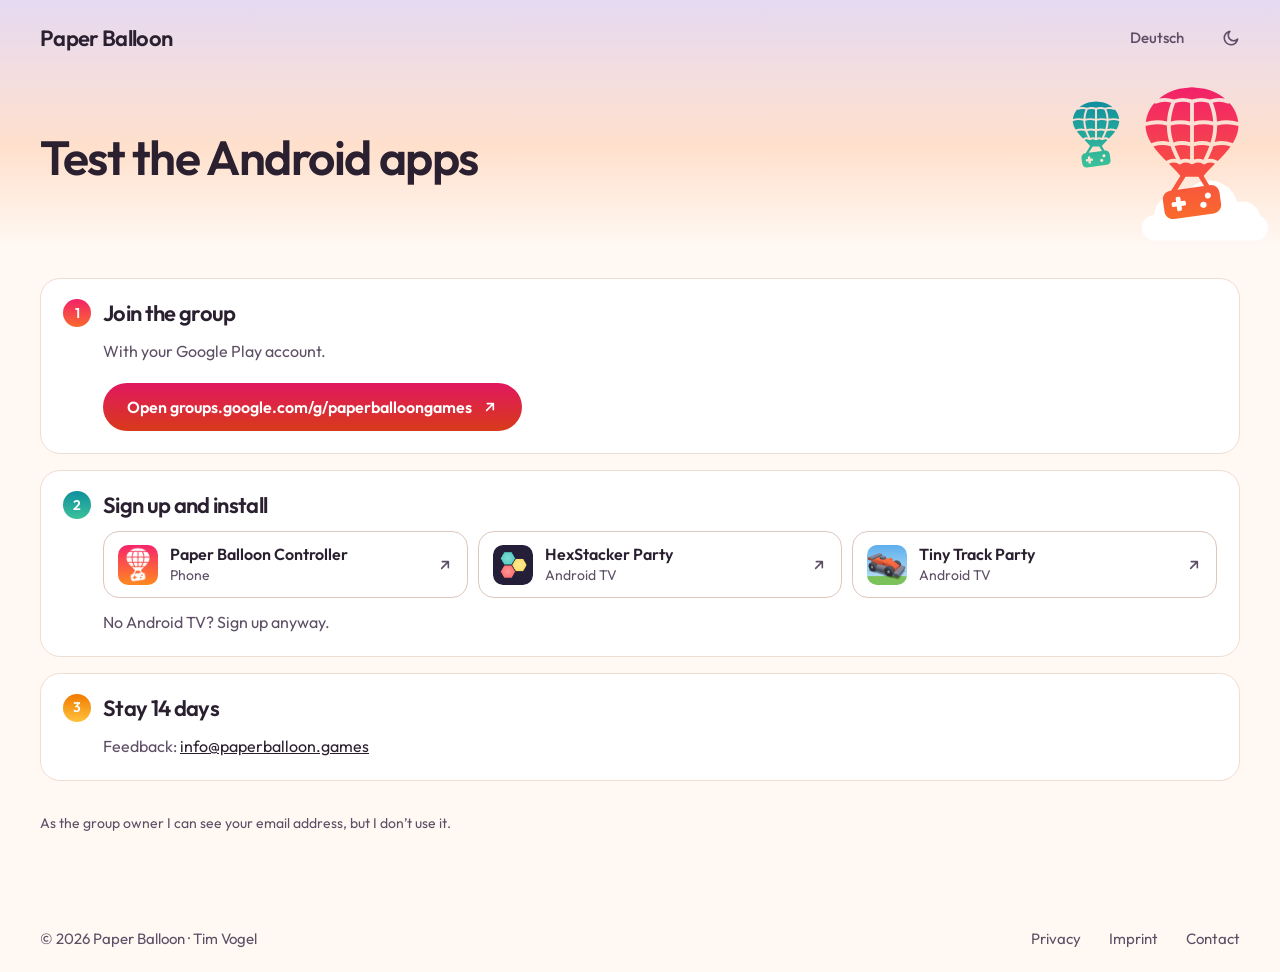
<file: beta.html>
<!DOCTYPE html>
<html lang="en">
<head>
  <meta charset="UTF-8">
  <meta name="viewport" content="width=device-width, initial-scale=1.0, viewport-fit=cover">
  <meta name="theme-color" content="#E6DAF2" media="(prefers-color-scheme: light)">
  <meta name="theme-color" content="#0C0A12" media="(prefers-color-scheme: dark)">
  <title>Test the Android apps · Paper Balloon</title>
  <meta name="description" content="Become a tester for the Paper Balloon Android apps and help them launch on Google Play.">
  <!-- Temporary page for the Play closed test, shared by link only. -->
  <meta name="robots" content="noindex">
  <link rel="icon" href="/favicon.svg?v=6" type="image/svg+xml">
  <link rel="icon" href="/favicon.ico?v=6" sizes="16x16 32x32 48x48">
  <link rel="apple-touch-icon" href="/apple-touch-icon.png?v=6">
  <meta property="og:type" content="website">
  <meta property="og:title" content="Help Paper Balloon launch on Google Play">
  <meta property="og:description" content="Party games for your TV, with your phone as the controller. Sign up as an Android tester in two minutes.">
  <meta property="og:url" content="https://paperballoon.games/beta">
  <meta property="og:image" content="https://paperballoon.games/assets/artwork/hexstacker-16x9-v2.webp">
  <link rel="preload" href="/assets/fonts/outfit-latin-var.woff2" as="font" type="font/woff2" crossorigin>
  <link rel="stylesheet" href="/assets/theme.css?v=36">
  <link rel="stylesheet" href="/assets/site.css?v=22">
  <link rel="stylesheet" href="/assets/beta.css?v=48">
  <script src="/assets/theme.js?v=15"></script>
</head>
<body>

  <section class="betahero sky">
    <svg class="sky-defs" aria-hidden="true">
      <linearGradient id="g-sun" x1="0" y1="0" x2="0" y2="1"><stop class="g-sun-top" offset="0"/><stop class="g-sun-bottom" offset="1"/></linearGradient>
      <linearGradient id="g-sea" x1="0" y1="0" x2="0" y2="1"><stop class="g-sea-top" offset="0"/><stop class="g-sea-bottom" offset="1"/></linearGradient>
      <linearGradient id="g-gold" x1="0" y1="0" x2="0" y2="1"><stop class="g-gold-top" offset="0"/><stop class="g-gold-bottom" offset="1"/></linearGradient>
      <linearGradient id="g-dusk" x1="0" y1="0" x2="0" y2="1"><stop class="g-dusk-top" offset="0"/><stop class="g-dusk-bottom" offset="1"/></linearGradient>
      <symbol id="balloon" viewBox="20 6 60 86"><path d="M64.4 55.89 63.76 56.53 62.83 57.47 61.91 58.4 61 59.33 60.11 60.27 59.24 61.2 58.41 62.13 57.63 63.07 57.3 63.56 60.78 69.21Q60.79 69.24 60.81 69.27L61.13 69.22C64.06 68.81 66.77 70.85 67.18 73.78L68.17 80.85C68.58 83.78 66.54 86.49 63.61 86.9L38.87 90.38C35.94 90.79 33.23 88.75 32.82 85.82L31.83 78.75C31.42 75.82 33.46 73.11 36.38 72.7L37.02 72.61Q37.1 72.41 37.23 72.2L42.69 63.55L42.37 63.07L41.59 62.13L40.76 61.2L39.89 60.27L39 59.33L38.09 58.4L37.17 57.47L36.24 56.53L35.6 55.89Q38.56 54.33 41.53 55.91Q42 56.45 42.76 56.13Q42.84 56.1 42.92 56.06Q43 56.02 43.08 55.97Q46.07 54.31 49.05 55.85Q49.3 56.14 49.78 56.19Q50 56.24 50.22 56.19Q50.7 56.14 50.95 55.85Q53.93 54.31 56.92 55.97Q57 56.02 57.08 56.06Q57.16 56.1 57.24 56.13Q58 56.45 58.47 55.91Q61.44 54.33 64.4 55.89ZM50 8 58.01 8.93 61.21 9.87 63.59 10.8 65.53 11.73 67.18 12.67 68.62 13.6 69.89 14.53 70.59 15.11Q65.96 14.04 61.32 15.72Q55.66 13.68 50 15.72Q44.34 13.68 38.68 15.72Q34.04 14.04 29.41 15.11L30.11 14.53L31.38 13.6L32.82 12.67L34.47 11.73L36.41 10.8L38.79 9.87L41.99 8.93ZM73.48 17.92 73.78 18.27 74.53 19.2 75.21 20.13 75.82 21.07 76.36 22 76.85 22.93 77.28 23.87 77.66 24.8 77.99 25.73 78.28 26.67 78.51 27.6 78.7 28.53 78.84 29.47 78.86 29.72Q72.24 27.83 65.62 29.45L65.53 28.31Q65.53 28.29 65.53 28.27L65.39 27Q65.39 26.98 65.39 26.96L65.21 25.7Q65.2 25.68 65.2 25.66L64.98 24.39Q64.97 24.37 64.97 24.35L64.7 23.08Q64.69 23.06 64.68 23.04L64.36 21.77Q64.36 21.75 64.35 21.73L63.97 20.46Q63.97 20.43 63.96 20.41L63.53 19.14Q63.52 19.12 63.51 19.09L63.01 17.83Q63 17.8 62.98 17.77L62.95 17.71Q67.58 16.32 72.2 18.12Q73.02 18.44 73.48 17.92ZM21.14 29.72 21.16 29.47 21.3 28.53 21.49 27.6 21.73 26.67 22.01 25.73 22.34 24.8 22.72 23.87 23.15 22.93 23.64 22 24.18 21.07 24.79 20.13 25.47 19.2 26.22 18.27 26.52 17.92Q26.98 18.44 27.8 18.12Q32.42 16.32 37.05 17.71L37.02 17.77Q37 17.8 36.99 17.83L36.49 19.09Q36.48 19.12 36.47 19.14L36.04 20.41Q36.03 20.43 36.03 20.46L35.65 21.73Q35.64 21.75 35.64 21.77L35.32 23.04Q35.31 23.06 35.3 23.08L35.03 24.35Q35.03 24.37 35.02 24.39L34.8 25.66Q34.8 25.68 34.79 25.7L34.61 26.96Q34.61 26.98 34.61 27L34.47 28.27Q34.47 28.29 34.47 28.31L34.38 29.45Q27.76 27.83 21.14 29.72ZM24.81 42.87Q24.67 42.92 24.55 42.98L24.27 42.53L23.73 41.6L23.24 40.67L22.79 39.73L22.39 38.8L22.04 37.87L21.74 36.93L21.49 36L21.29 35.07L21.14 34.13L21.04 33.2L21 32.27L21 32.22Q21.18 32.21 21.37 32.15Q27.84 30.18 34.3 31.9L34.3 32.19Q34.3 32.21 34.3 32.23L34.33 33.5Q34.33 33.52 34.34 33.54L34.42 34.81Q34.42 34.83 34.42 34.85L34.55 36.12Q34.55 36.14 34.55 36.17L34.73 37.43Q34.73 37.45 34.74 37.48L34.96 38.74Q34.96 38.76 34.97 38.78L35.24 40.05Q35.24 40.07 35.25 40.09L35.56 41.35Q35.56 41.37 35.57 41.39L35.8 42.22Q30.3 40.92 24.81 42.87ZM79 32.22 79 32.27 78.96 33.2 78.86 34.13 78.71 35.07 78.51 36 78.26 36.93 77.96 37.87 77.61 38.8 77.21 39.73 76.76 40.67 76.27 41.6 75.73 42.53 75.45 42.98Q75.33 42.92 75.19 42.87Q69.7 40.92 64.2 42.22L64.43 41.39Q64.44 41.37 64.44 41.35L64.75 40.09Q64.76 40.07 64.76 40.05L65.03 38.78Q65.04 38.76 65.04 38.74L65.26 37.48Q65.27 37.45 65.27 37.43L65.45 36.17Q65.45 36.14 65.45 36.12L65.58 34.85Q65.58 34.83 65.58 34.81L65.66 33.54Q65.67 33.52 65.67 33.5L65.7 32.23Q65.7 32.21 65.7 32.19L65.7 31.9Q72.16 30.18 78.63 32.15Q78.82 32.21 79 32.22ZM39.57 17.95Q44.18 16.31 48.8 17.84V29.43Q42.8 27.98 36.79 29.41L36.86 28.51L36.99 27.28L37.17 26.06L37.38 24.83L37.65 23.61L37.96 22.39L38.32 21.17L38.74 19.95L39.21 18.73ZM51.2 17.84Q55.82 16.31 60.43 17.95L60.79 18.73L61.26 19.95L61.68 21.17L62.04 22.39L62.35 23.61L62.62 24.83L62.83 26.06L63.01 27.28L63.14 28.51L63.21 29.41Q57.2 27.98 51.2 29.43ZM63.3 31.91 63.3 32.19 63.27 33.41 63.19 34.63 63.07 35.86 62.9 37.08 62.68 38.3 62.42 39.53 62.12 40.76 61.77 41.99 61.62 42.49Q56.41 40.97 51.2 42.37V31.91Q57.25 30.3 63.3 31.91ZM38.38 42.49 38.23 41.99 37.88 40.76 37.58 39.53 37.32 38.3 37.1 37.08 36.93 35.86 36.81 34.63 36.73 33.41 36.7 32.19 36.7 31.91Q42.75 30.3 48.8 31.91V42.37Q43.59 40.97 38.38 42.49ZM57.57 69.72 54.22 64.29Q54.13 64.14 54.07 64H45.93Q45.87 64.15 45.77 64.3L40.86 72.07L57.57 69.72ZM74.08 45.02 73.86 45.33 73.16 46.27 72.42 47.2 71.66 48.13 70.86 49.07 70.04 50 69.19 50.93 68.32 51.87 67.43 52.8 66.53 53.73 66.13 54.13Q66.02 54.04 65.88 53.96Q62.96 52.28 60.03 52.82L60.56 51.7L61.15 50.41L61.71 49.13L62.25 47.84L62.76 46.55L63.22 45.28Q63.23 45.27 63.23 45.25L63.34 44.95Q68.71 43.22 74.08 45.02ZM34.12 53.96Q33.98 54.04 33.87 54.13L33.47 53.73L32.57 52.8L31.68 51.87L30.81 50.93L29.96 50L29.14 49.07L28.34 48.13L27.58 47.2L26.84 46.27L26.14 45.33L25.92 45.02Q31.29 43.22 36.66 44.95L36.77 45.25Q36.77 45.27 36.78 45.28L37.24 46.55L37.75 47.84L38.29 49.13L38.85 50.41L39.44 51.7L39.97 52.82Q37.04 52.28 34.12 53.96ZM48.8 53.13Q45.85 52.13 42.9 53.39L42.82 53.21L42.21 51.96L41.62 50.7L41.05 49.45L40.51 48.2L39.99 46.96L39.5 45.72L39.14 44.77Q43.97 43.39 48.8 44.87ZM60.86 44.77 60.5 45.72 60.01 46.96 59.49 48.2 58.95 49.45 58.38 50.7 57.79 51.96 57.18 53.21 57.1 53.39Q54.15 52.13 51.2 53.13V44.87Q56.03 43.39 60.86 44.77ZM40.54 76.62C40.05 76.69 39.72 77.14 39.79 77.63L40.07 79.69L38.01 79.98C37.77 80.01 37.56 80.14 37.42 80.33C37.27 80.52 37.21 80.75 37.25 80.99L37.41 82.17C37.45 82.4 37.57 82.61 37.76 82.76C37.95 82.9 38.19 82.96 38.42 82.93L40.49 82.63L40.78 84.7C40.85 85.18 41.3 85.52 41.78 85.46L42.96 85.29C43.19 85.26 43.41 85.14 43.55 84.95C43.69 84.76 43.75 84.52 43.72 84.29L43.43 82.23L45.5 81.93C45.73 81.9 45.94 81.78 46.09 81.59C46.23 81.4 46.29 81.16 46.26 80.93L46.09 79.74C46.05 79.51 45.93 79.3 45.74 79.16C45.55 79.01 45.31 78.95 45.08 78.99L43.01 79.27L42.73 77.22C42.7 76.98 42.57 76.77 42.38 76.63C42.19 76.48 41.95 76.42 41.72 76.45ZM56.88 79.62C56.18 79.68 55.57 80.13 55.3 80.77C55.03 81.42 55.13 82.17 55.57 82.71C56.02 83.26 56.72 83.52 57.41 83.38C58.11 83.32 58.72 82.88 58.99 82.23C59.27 81.58 59.16 80.84 58.72 80.29C58.28 79.74 57.57 79.49 56.88 79.62ZM59.67 73.82C58.63 73.96 57.91 74.93 58.05 75.97C58.2 77.01 59.16 77.73 60.21 77.59C61.25 77.44 61.97 76.48 61.83 75.44C61.68 74.39 60.72 73.67 59.67 73.82Z"/></symbol>
      <symbol id="cloud" viewBox="0 0 200 90" overflow="visible"><rect x="16" y="52" width="168" height="34" rx="17"/><circle cx="62" cy="54" r="30"/><circle cx="106" cy="44" r="38"/><circle cx="150" cy="58" r="24"/></symbol>
    </svg>
    <svg class="stars" viewBox="0 0 1440 320" preserveAspectRatio="xMidYMid slice" aria-hidden="true"><circle cx="90" cy="60" r="0.8"/><circle cx="240" cy="190" r="0.7"/><circle cx="380" cy="40" r="0.9"/><circle cx="520" cy="130" r="0.7"/><circle cx="660" cy="30" r="0.8"/><circle cx="840" cy="110" r="0.7"/><circle cx="980" cy="50" r="0.9"/><circle cx="1120" cy="170" r="0.7"/><circle cx="1260" cy="70" r="0.8"/><circle cx="1380" cy="210" r="0.7"/><circle cx="160" cy="280" r="0.7"/><circle cx="30" cy="150" r="0.6"/><circle cx="300" cy="250" r="0.8"/><circle cx="470" cy="20" r="0.5"/><circle cx="600" cy="80" r="1"/><circle cx="740" cy="260" r="0.8"/><circle cx="920" cy="300" r="0.6"/><circle cx="1050" cy="20" r="0.8"/><circle cx="1200" cy="290" r="0.6"/><circle cx="1420" cy="120" r="0.8"/><circle cx="474" cy="199" r="0.6"/><circle cx="268" cy="108" r="0.8"/><circle cx="99" cy="53" r="0.5"/><circle cx="516" cy="269" r="0.5"/><circle cx="830" cy="25" r="0.6"/><circle cx="1008" cy="242" r="0.6"/><circle cx="1023" cy="303" r="0.5"/><circle cx="834" cy="55" r="0.6"/><circle cx="489" cy="20" r="0.8"/><circle cx="556" cy="276" r="0.6"/></svg>
    <div class="wrap">
      <div class="drift cloud cloud--1" aria-hidden="true"><svg viewBox="0 0 200 90"><use href="#cloud"/></svg></div>
      <div class="drift balloon balloon--sun" aria-hidden="true"><svg viewBox="20 6 60 86"><use href="#balloon" x="20" y="6" width="60" height="86"/></svg></div>
      <div class="drift balloon balloon--sea" aria-hidden="true"><svg viewBox="20 6 60 86"><use href="#balloon" x="20" y="6" width="60" height="86"/></svg></div>
      <header class="topbar">
      <a class="brand" href="/">
        Paper Balloon
      </a>
      <a class="topbar__lang" href="/de/beta" data-lang-set="de" hreflang="de" lang="de">Deutsch</a>
      <button class="icon-btn theme-toggle" type="button" aria-label="Dark mode">
        <svg class="theme-toggle__moon" viewBox="0 0 24 24" fill="none" stroke="currentColor" stroke-width="2" stroke-linecap="round" stroke-linejoin="round" aria-hidden="true"><path d="M21 12.8A8.5 8.5 0 1 1 11.2 3a6.6 6.6 0 0 0 9.8 9.8Z"/></svg>
        <svg class="theme-toggle__sun" viewBox="0 0 24 24" fill="none" stroke="currentColor" stroke-width="2" stroke-linecap="round" aria-hidden="true"><circle cx="12" cy="12" r="4.4"/><path d="M12 2.5v2.2M12 19.3v2.2M2.5 12h2.2M19.3 12h2.2M5.3 5.3l1.6 1.6M17.1 17.1l1.6 1.6M18.7 5.3l-1.6 1.6M6.9 17.1l-1.6 1.6"/></svg>
      </button>
      </header>
      <h1 class="beta__title">Test the Android apps</h1>
    </div>
  </section>

  <main class="wrap beta">
    <ol class="steps">
      <li class="step">
        <h2>Join the group</h2>
        <div class="step__body">
          <p>With your Google Play account.</p>
          <p><a class="btn btn--primary betajoin" href="https://groups.google.com/g/paperballoongames">Open groups.google.com/g/<wbr>paperballoongames<svg class="ext" viewBox="0 0 24 24" fill="none" stroke="currentColor" stroke-width="2.4" stroke-linecap="round" stroke-linejoin="round" aria-hidden="true"><path d="M7 17 17 7M8 7h9v9"/></svg></a></p>
        </div>
      </li>
      <li class="step">
        <h2>Sign up and install</h2>
        <div class="step__body">
          <div class="betaapps">
            <a class="betaapp" href="https://play.google.com/apps/testing/games.paperballoon.controller">
              <img src="/apple-touch-icon.png?v=6" alt="" width="180" height="180">
              <span class="betaapp__text">
                <span class="betaapp__title">Paper Balloon Controller</span>
                <span class="betaapp__sub">Phone</span>
              </span>
              <svg class="ext" viewBox="0 0 24 24" fill="none" stroke="currentColor" stroke-width="2.4" stroke-linecap="round" stroke-linejoin="round" aria-hidden="true"><path d="M7 17 17 7M8 7h9v9"/></svg>
            </a>
            <a class="betaapp" href="https://play.google.com/apps/testing/com.couchgames.stacker">
              <img src="/assets/artwork/hexstacker-icon-v2.png" alt="" width="128" height="128">
              <span class="betaapp__text">
                <span class="betaapp__title">HexStacker Party</span>
                <span class="betaapp__sub">Android TV</span>
              </span>
              <svg class="ext" viewBox="0 0 24 24" fill="none" stroke="currentColor" stroke-width="2.4" stroke-linecap="round" stroke-linejoin="round" aria-hidden="true"><path d="M7 17 17 7M8 7h9v9"/></svg>
            </a>
            <a class="betaapp" href="https://play.google.com/apps/testing/games.paperballoon.tinytrack">
              <img src="/assets/artwork/tinytrack-icon-v3.png" alt="" width="128" height="128">
              <span class="betaapp__text">
                <span class="betaapp__title">Tiny Track Party</span>
                <span class="betaapp__sub">Android TV</span>
              </span>
              <svg class="ext" viewBox="0 0 24 24" fill="none" stroke="currentColor" stroke-width="2.4" stroke-linecap="round" stroke-linejoin="round" aria-hidden="true"><path d="M7 17 17 7M8 7h9v9"/></svg>
            </a>
          </div>
          <p class="step__hint">No Android TV? Sign up anyway.</p>
        </div>
      </li>
      <li class="step">
        <h2>Stay 14 days</h2>
        <div class="step__body">
          <p>Feedback: <a href="mailto:info@paperballoon.games">info@paperballoon.games</a></p>
        </div>
      </li>
    </ol>

    <p class="beta__privacy">As the group owner I can see your email address, but I don’t use it.</p>
  </main>

  <footer class="footer footer--slim">
    <div class="wrap footer__row">
      <span>© 2026 Paper Balloon · Tim Vogel</span>
      <nav class="footer__links" aria-label="Footer">
        <a href="/en/privacy">Privacy</a>
        <a href="/en/imprint">Imprint</a>
        <a href="mailto:info@paperballoon.games">Contact</a>
      </nav>
    </div>
  </footer>

  <script src="/assets/lang.js?v=4"></script>
</body>
</html>
</file>
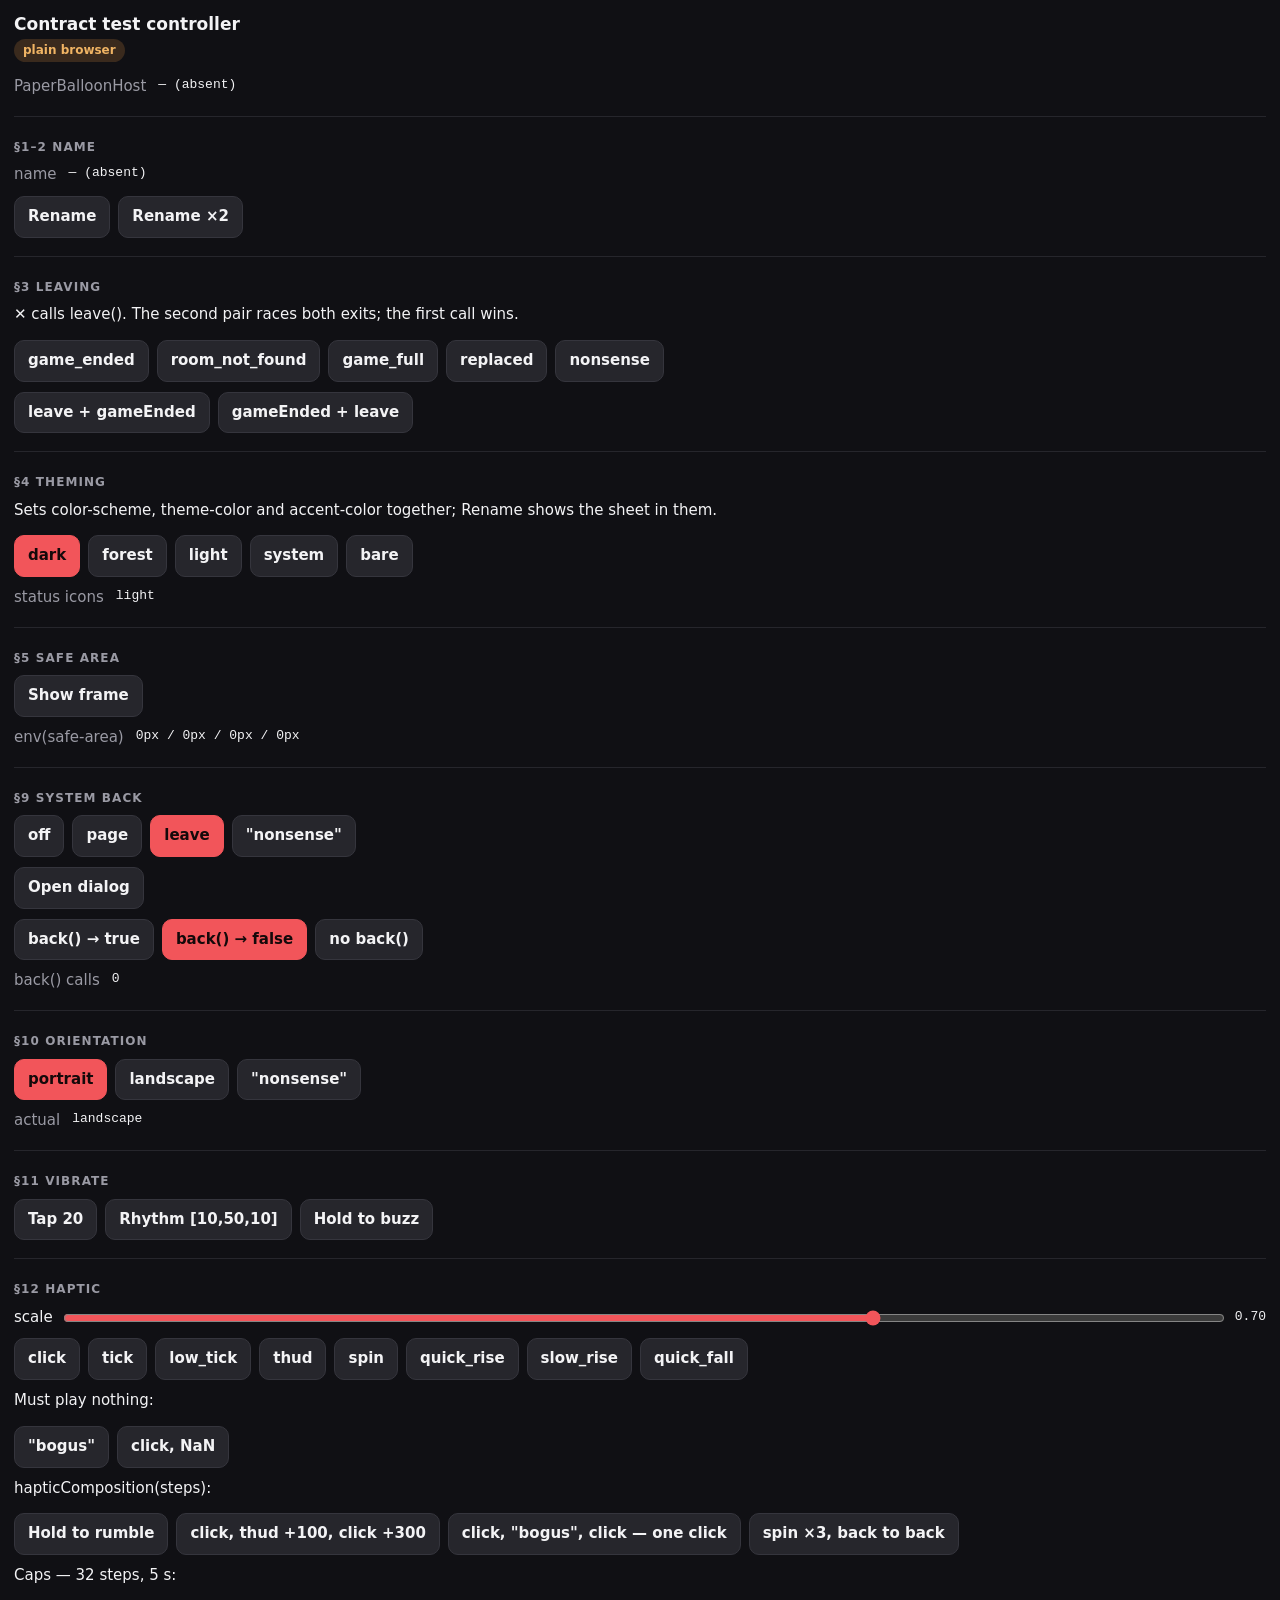
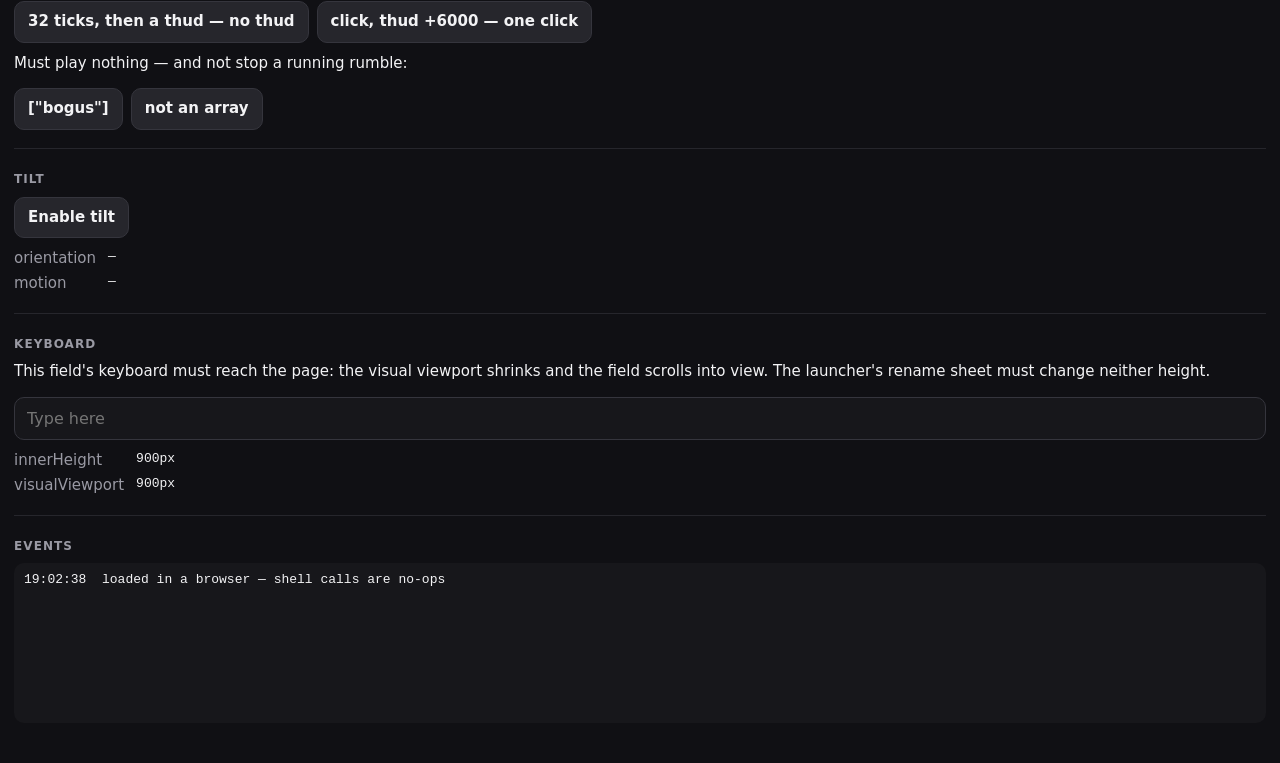
<file: controller-test.html>
<!doctype html>
<!-- The class and the two metas below are THEMES[0] in controller-test.js. -->
<html lang="en" class="t-dark">
<head>
<meta charset="utf-8">
<!-- viewport-fit=cover is what makes env(safe-area-inset-*) non-zero under the launcher (§5). -->
<meta name="viewport" content="width=device-width, initial-scale=1, viewport-fit=cover">
<meta name="robots" content="noindex, nofollow">
<title>Paper Balloon contract test controller</title>
<!-- §4: the launcher's status-bar icons follow this, watched live. §2: the name sheet
     reads it, theme-color and :root's accent-color when editName() is called. The §4
     buttons rewrite all three. -->
<meta name="color-scheme" content="dark">
<meta name="theme-color" content="#101014">
<link rel="stylesheet" href="/assets/controller-test.css?v=3">
<!-- §10: the earliest a controller can ask for landscape (?orient=landscape). An
     external file, not inline — this origin ships `script-src 'self'`, which blocks
     inline script. Not deferred: it must run during head parsing. -->
<script src="/assets/controller-orient.js?v=2"></script>
</head>
<body>
<div id="zone" hidden><i></i></div>
<!-- §3: the page's own close — the launcher draws none over a running game. -->
<button id="leave" aria-label="Leave" hidden>✕</button>
<main>
  <h1>Contract test controller</h1>
  <p class="row"><span id="mode" class="badge">…</span></p>
  <dl>
    <dt>PaperBalloonHost</dt><dd id="bridge">—</dd>
  </dl>

  <section>
    <h2>§1–2 Name</h2>
    <dl>
      <dt>name</dt><dd id="name">—</dd>
    </dl>
    <div class="row gap-top">
      <button id="rename">Rename</button>
      <button id="rename2">Rename ×2</button>
    </div>
  </section>

  <section>
    <h2>§3 Leaving</h2>
    <p>✕ calls leave(). The second pair races both exits; the first call wins.</p>
    <div class="row" id="ends"></div>
    <div class="row gap-top">
      <button id="leavefirst">leave + gameEnded</button>
      <button id="endfirst">gameEnded + leave</button>
    </div>
  </section>

  <section>
    <h2>§4 Theming</h2>
    <p>Sets color-scheme, theme-color and accent-color together; Rename shows the
      sheet in them.</p>
    <div class="row" id="themes"></div>
    <dl class="gap-top">
      <dt>status icons</dt><dd id="icons">—</dd>
    </dl>
  </section>

  <section>
    <h2>§5 Safe area</h2>
    <div class="row"><button id="zonetoggle" aria-pressed="false">Show frame</button></div>
    <dl class="gap-top">
      <dt>env(safe-area)</dt><dd id="env">—</dd>
    </dl>
  </section>

  <section>
    <h2>§9 System back</h2>
    <div class="row">
      <button data-mode="off" aria-pressed="false">off</button>
      <button data-mode="page" aria-pressed="false">page</button>
      <button data-mode="leave" aria-pressed="true">leave</button>
      <button data-mode="nonsense" aria-pressed="false">"nonsense"</button>
    </div>
    <div class="row gap-top">
      <button id="open">Open dialog</button>
    </div>
    <div class="row gap-top">
      <button data-back="consume" aria-pressed="false">back() → true</button>
      <button data-back="decline" aria-pressed="true">back() → false</button>
      <button data-back="absent" aria-pressed="false">no back()</button>
    </div>
    <dl class="gap-top">
      <dt>back() calls</dt><dd id="backs">0</dd>
    </dl>
  </section>

  <section>
    <h2>§10 Orientation</h2>
    <div class="row">
      <button data-orient="portrait" aria-pressed="true">portrait</button>
      <button data-orient="landscape" aria-pressed="false">landscape</button>
      <button data-orient="nonsense" aria-pressed="false">"nonsense"</button>
    </div>
    <dl class="gap-top">
      <dt>actual</dt><dd id="orient">—</dd>
    </dl>
  </section>

  <section>
    <h2>§11 Vibrate</h2>
    <div class="row">
      <button id="vtap">Tap 20</button>
      <button id="vrhythm">Rhythm [10,50,10]</button>
      <button id="vhold">Hold to buzz</button>
    </div>
  </section>

  <section>
    <h2>§12 Haptic</h2>
    <div class="row">
      <label for="scale">scale</label>
      <input id="scale" type="range" min="0" max="1" step="0.05" value="0.7">
      <output id="scaleout" for="scale">0.70</output>
    </div>
    <div class="row gap-top" id="prims"></div>
    <p class="gap-top">Must play nothing:</p>
    <div class="row">
      <button id="hbogus">"bogus"</button>
      <button id="hnan">click, NaN</button>
    </div>
    <p class="gap-top">hapticComposition(steps):</p>
    <div class="row">
      <button id="chold">Hold to rumble</button>
      <button id="cknock">click, thud +100, click +300</button>
      <button id="cprefix">click, "bogus", click — one click</button>
      <button id="cspins">spin ×3, back to back</button>
    </div>
    <p class="gap-top">Caps — 32 steps, 5 s:</p>
    <div class="row">
      <button id="csteps">32 ticks, then a thud — no thud</button>
      <button id="crun">click, thud +6000 — one click</button>
    </div>
    <p class="gap-top">Must play nothing — and not stop a running rumble:</p>
    <div class="row">
      <button id="cbogus">["bogus"]</button>
      <button id="carray">not an array</button>
    </div>
  </section>

  <section>
    <h2>Tilt</h2>
    <div class="row"><button id="tilt">Enable tilt</button></div>
    <dl class="gap-top">
      <dt>orientation</dt><dd id="tiltor">—</dd>
      <dt>motion</dt><dd id="tiltmo">—</dd>
    </dl>
  </section>

  <section>
    <h2>Keyboard</h2>
    <p>This field's keyboard must reach the page: the visual viewport shrinks and
      the field scrolls into view. The launcher's rename sheet must change neither
      height.</p>
    <input id="field" type="text" placeholder="Type here" autocomplete="off">
    <dl class="gap-top">
      <dt>innerHeight</dt><dd id="ih">—</dd>
      <dt>visualViewport</dt><dd id="vvh">—</dd>
    </dl>
  </section>

  <section>
    <h2>Events</h2>
    <pre id="log"></pre>
  </section>
</main>

<dialog id="dlg">
  <p>A dialog. Back is in page mode while it's open; back() closes it and returns true.</p>
  <button id="close">Close</button>
</dialog>

<div id="envprobe"></div>
<script src="/assets/controller-test.js?v=8"></script>
</body>
</html>
</file>
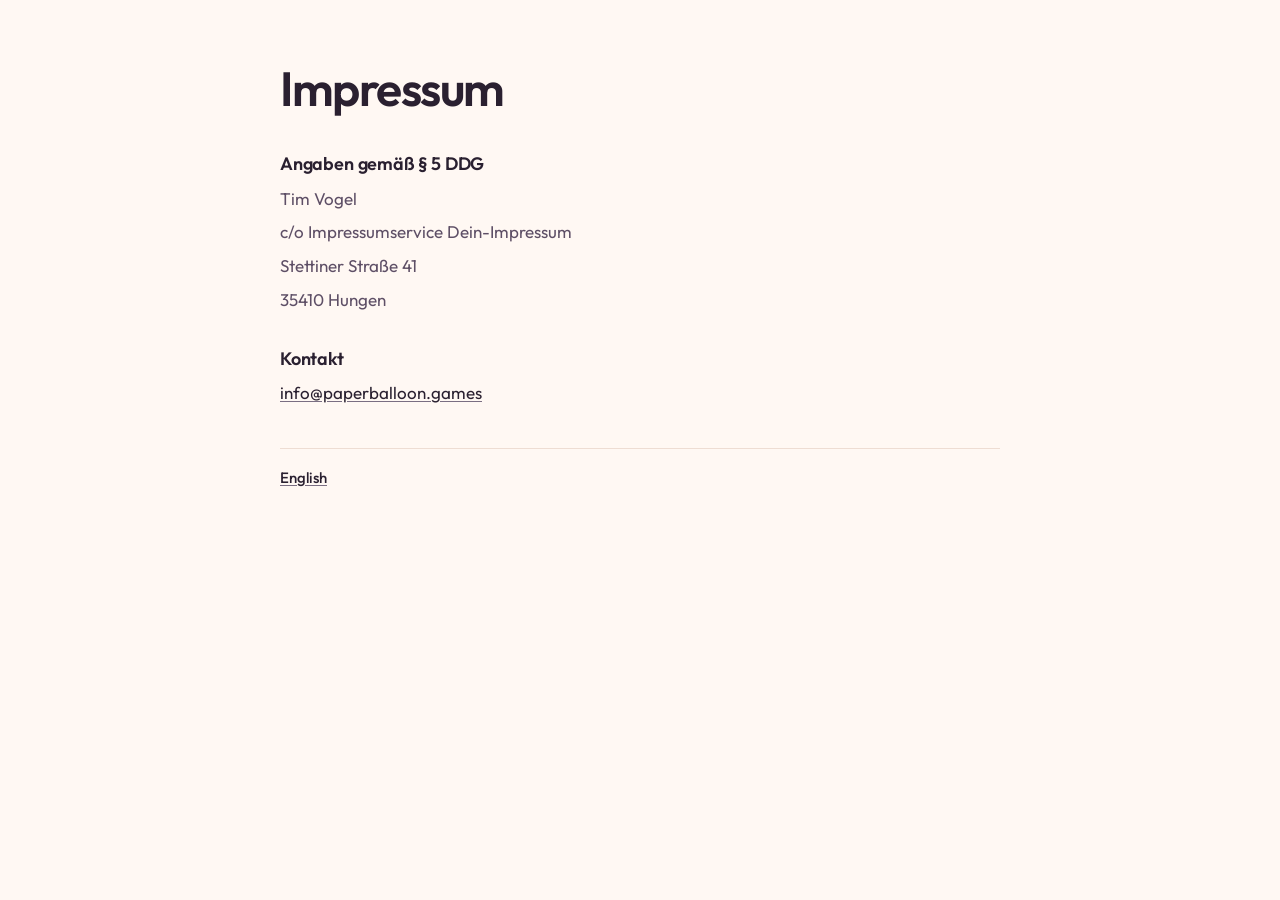
<file: imprint.html>
<!DOCTYPE html>
<html lang="de">
<head>
  <meta charset="UTF-8">
  <meta name="viewport" content="width=device-width, initial-scale=1.0, viewport-fit=cover">
  <meta name="theme-color" content="#FFF8F3" media="(prefers-color-scheme: light)">
  <meta name="theme-color" content="#141119" media="(prefers-color-scheme: dark)">
  <meta name="robots" content="noindex">
  <title>Impressum · Paper Balloon</title>
  <link rel="icon" href="/favicon.svg?v=6" type="image/svg+xml">
  <link rel="icon" href="/favicon.ico?v=6" sizes="32x32">
  <link rel="preload" href="/assets/fonts/outfit-latin-var.woff2" as="font" type="font/woff2" crossorigin>
  <link rel="stylesheet" href="/assets/theme.css?v=36">
  <link rel="stylesheet" href="/assets/legal.css?v=6">
  <script src="/assets/theme.js?v=15"></script>
</head>
<body>
  <main class="legal-shell">
    <h1>Impressum</h1>
    <dl>
      <dt>Angaben gemäß § 5 DDG</dt>
      <dd>Tim Vogel</dd>
      <dd>c/o Impressumservice Dein-Impressum</dd>
      <dd>Stettiner Straße 41</dd>
      <dd>35410 Hungen</dd>
      <dt>Kontakt</dt>
      <dd><a href="mailto:info@paperballoon.games">info@paperballoon.games</a></dd>
    </dl>
    <p class="footer">
      <span><a class="lang-switch" href="/en/imprint">English</a></span>
    </p>
  </main>
  <script src="/assets/lang.js?v=4"></script>
</body>
</html>
</file>
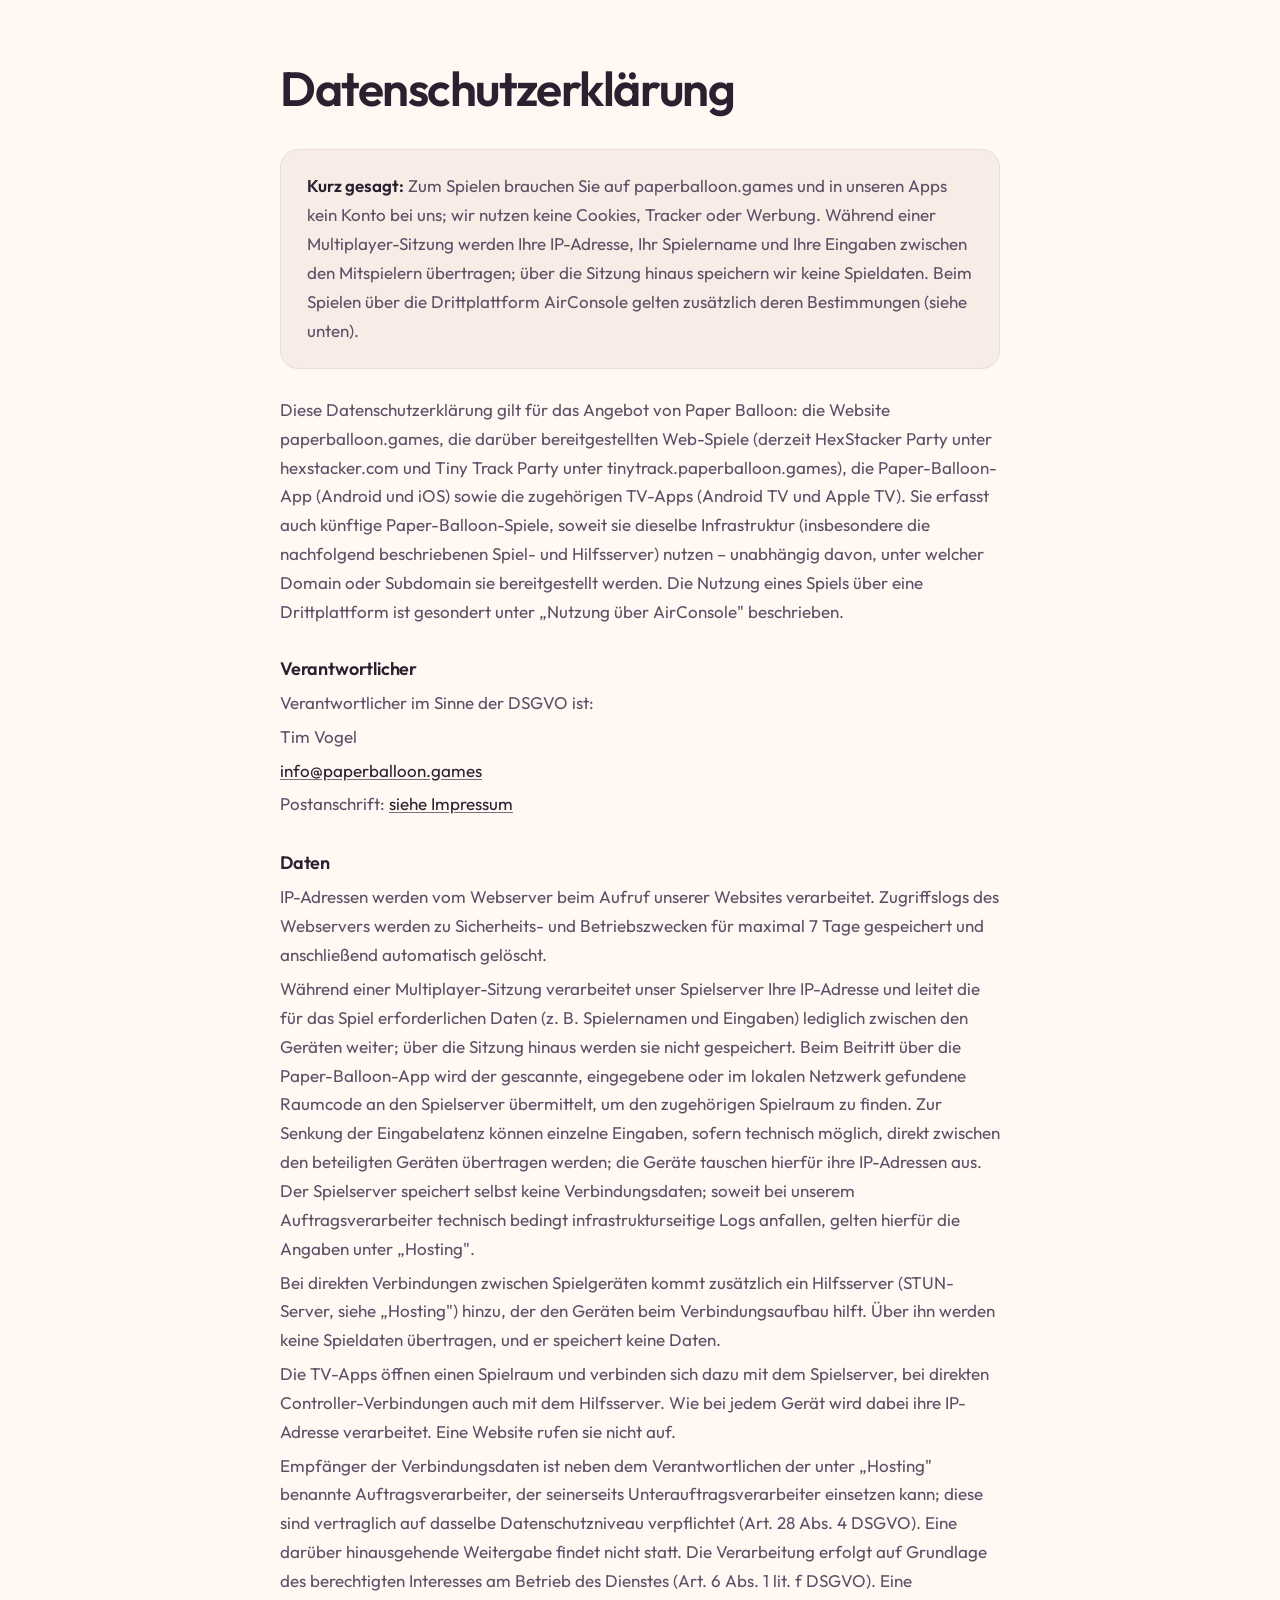
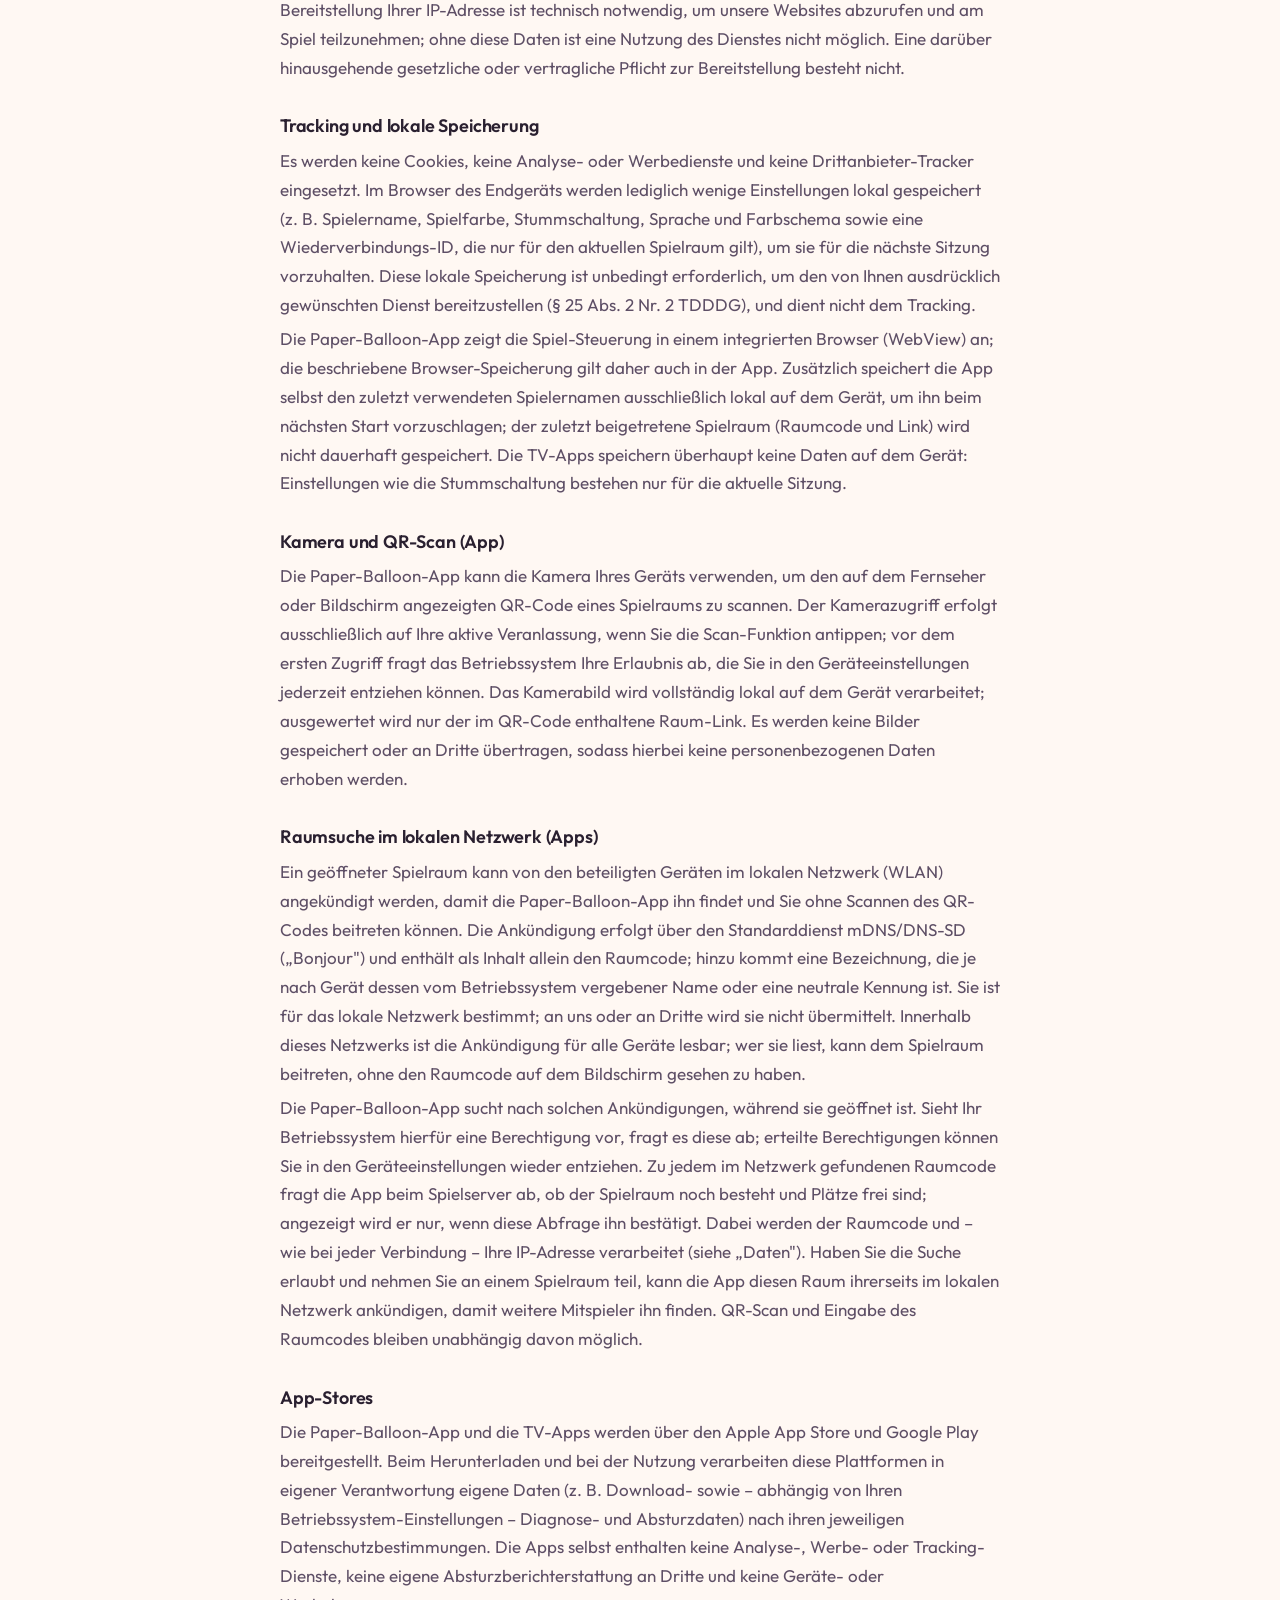
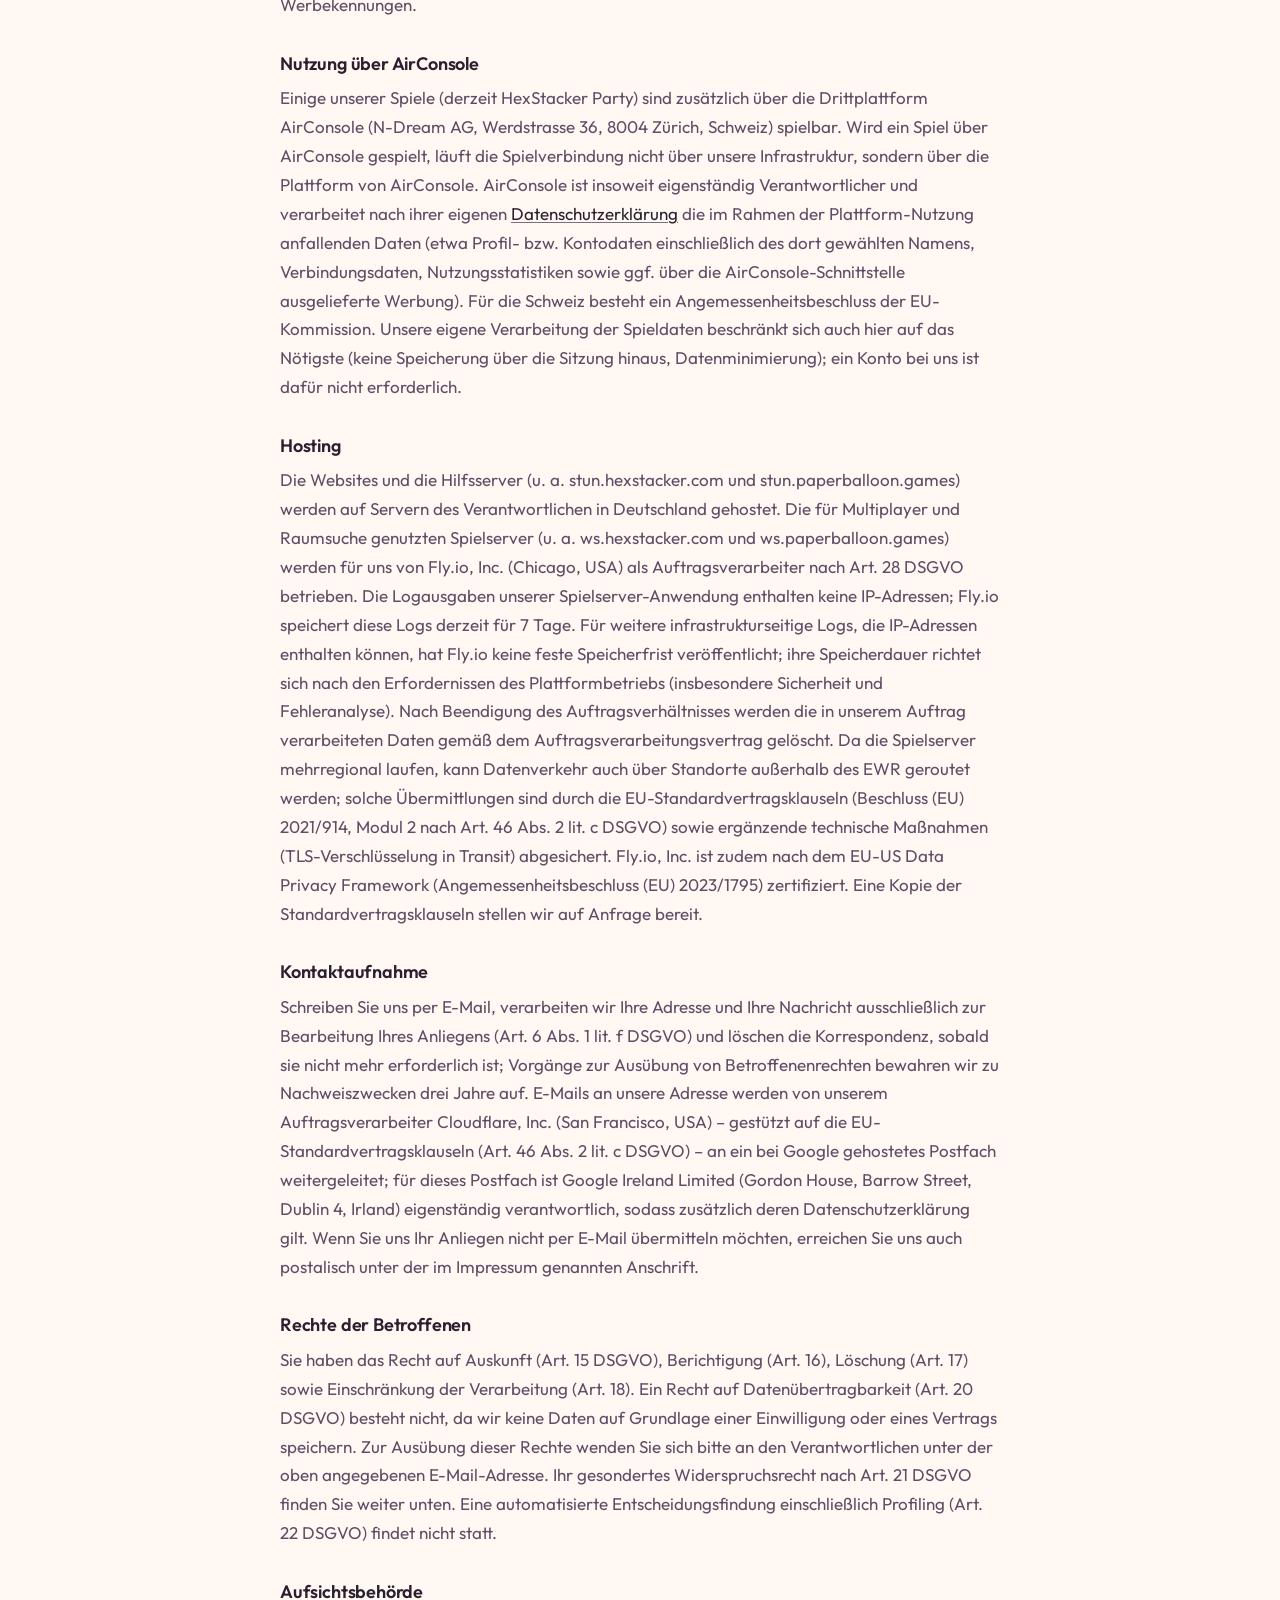
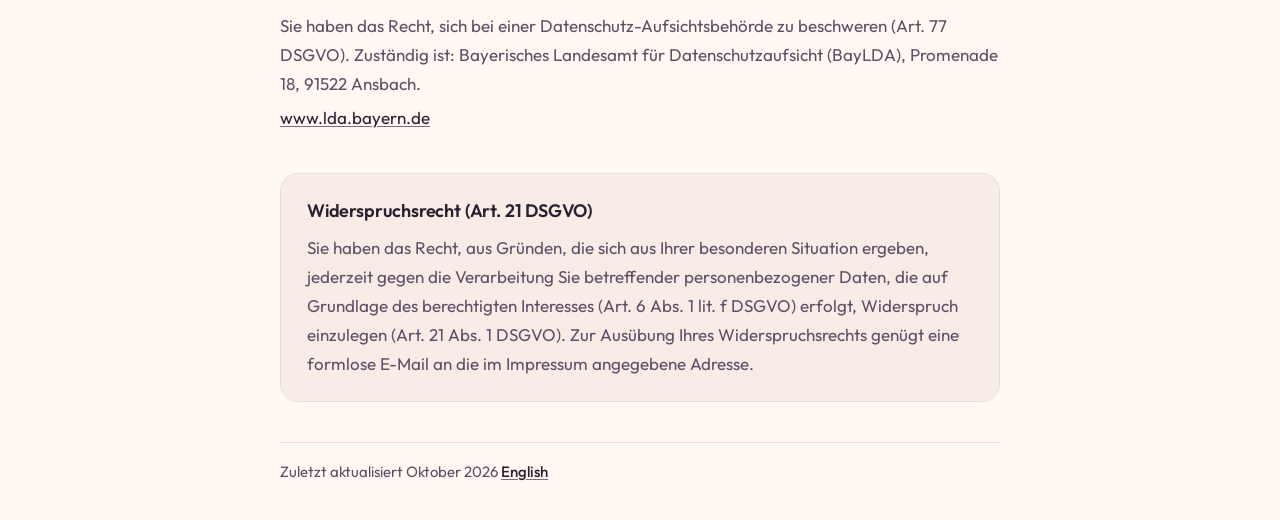
<file: privacy.html>
<!DOCTYPE html>
<html lang="de">
<head>
  <meta charset="UTF-8">
  <meta name="viewport" content="width=device-width, initial-scale=1.0, viewport-fit=cover">
  <meta name="theme-color" content="#FFF8F3" media="(prefers-color-scheme: light)">
  <meta name="theme-color" content="#141119" media="(prefers-color-scheme: dark)">
  <meta name="robots" content="noindex">
  <title>Datenschutz · Paper Balloon</title>
  <link rel="icon" href="/favicon.svg?v=6" type="image/svg+xml">
  <link rel="icon" href="/favicon.ico?v=6" sizes="32x32">
  <link rel="preload" href="/assets/fonts/outfit-latin-var.woff2" as="font" type="font/woff2" crossorigin>
  <link rel="stylesheet" href="/assets/theme.css?v=36">
  <link rel="stylesheet" href="/assets/legal.css?v=6">
  <script src="/assets/theme.js?v=15"></script>
</head>
<body>
  <main class="legal-shell">
    <h1>Datenschutz&shy;erklärung</h1>
    <p class="summary"><strong>Kurz gesagt:</strong> Zum Spielen brauchen Sie auf paperballoon.games und in unseren Apps kein Konto bei uns; wir nutzen keine Cookies, Tracker oder Werbung. Während einer Multiplayer-Sitzung werden Ihre IP-Adresse, Ihr Spielername und Ihre Eingaben zwischen den Mitspielern übertragen; über die Sitzung hinaus speichern wir keine Spieldaten. Beim Spielen über die Drittplattform AirConsole gelten zusätzlich deren Bestimmungen (siehe unten).</p>
    <p class="intro">Diese Datenschutzerklärung gilt für das Angebot von Paper Balloon: die Website paperballoon.games, die darüber bereitgestellten Web-Spiele (derzeit HexStacker Party unter hexstacker.com und Tiny Track Party unter tinytrack.paperballoon.games), die Paper-Balloon-App (Android und iOS) sowie die zugehörigen TV-Apps (Android TV und Apple TV). Sie erfasst auch künftige Paper-Balloon-Spiele, soweit sie dieselbe Infrastruktur (insbesondere die nachfolgend beschriebenen Spiel- und Hilfsserver) nutzen – unabhängig davon, unter welcher Domain oder Subdomain sie bereitgestellt werden. Die Nutzung eines Spiels über eine Drittplattform ist gesondert unter „Nutzung über AirConsole" beschrieben.</p>
    <dl>
      <dt>Verantwortlicher</dt>
      <dd>Verantwortlicher im Sinne der DSGVO ist:</dd>
      <dd>Tim Vogel</dd>
      <dd><a href="mailto:info@paperballoon.games">info@paperballoon.games</a></dd>
      <dd>Postanschrift: <a href="/imprint">siehe Impressum</a></dd>
      <dt>Daten</dt>
      <dd>IP-Adressen werden vom Webserver beim Aufruf unserer Websites verarbeitet. Zugriffslogs des Webservers werden zu Sicherheits- und Betriebszwecken für maximal 7 Tage gespeichert und anschließend automatisch gelöscht.</dd>
      <dd>Während einer Multiplayer-Sitzung verarbeitet unser Spielserver Ihre IP-Adresse und leitet die für das Spiel erforderlichen Daten (z. B. Spielernamen und Eingaben) lediglich zwischen den Geräten weiter; über die Sitzung hinaus werden sie nicht gespeichert. Beim Beitritt über die Paper-Balloon-App wird der gescannte, eingegebene oder im lokalen Netzwerk gefundene Raumcode an den Spielserver übermittelt, um den zugehörigen Spielraum zu finden. Zur Senkung der Eingabelatenz können einzelne Eingaben, sofern technisch möglich, direkt zwischen den beteiligten Geräten übertragen werden; die Geräte tauschen hierfür ihre IP-Adressen aus. Der Spielserver speichert selbst keine Verbindungsdaten; soweit bei unserem Auftragsverarbeiter technisch bedingt infrastrukturseitige Logs anfallen, gelten hierfür die Angaben unter „Hosting".</dd>
      <dd>Bei direkten Verbindungen zwischen Spielgeräten kommt zusätzlich ein Hilfsserver (STUN-Server, siehe „Hosting") hinzu, der den Geräten beim Verbindungsaufbau hilft. Über ihn werden keine Spieldaten übertragen, und er speichert keine Daten.</dd>
      <dd>Die TV-Apps öffnen einen Spielraum und verbinden sich dazu mit dem Spielserver, bei direkten Controller-Verbindungen auch mit dem Hilfsserver. Wie bei jedem Gerät wird dabei ihre IP-Adresse verarbeitet. Eine Website rufen sie nicht auf.</dd>
      <dd>Empfänger der Verbindungsdaten ist neben dem Verantwortlichen der unter „Hosting" benannte Auftragsverarbeiter, der seinerseits Unterauftragsverarbeiter einsetzen kann; diese sind vertraglich auf dasselbe Datenschutzniveau verpflichtet (Art. 28 Abs. 4 DSGVO). Eine darüber hinausgehende Weitergabe findet nicht statt. Die Verarbeitung erfolgt auf Grundlage des berechtigten Interesses am Betrieb des Dienstes (Art. 6 Abs. 1 lit. f DSGVO). Eine Bereitstellung Ihrer IP-Adresse ist technisch notwendig, um unsere Websites abzurufen und am Spiel teilzunehmen; ohne diese Daten ist eine Nutzung des Dienstes nicht möglich. Eine darüber hinausgehende gesetzliche oder vertragliche Pflicht zur Bereitstellung besteht nicht.</dd>
      <dt>Tracking und lokale Speicherung</dt>
      <dd>Es werden keine Cookies, keine Analyse- oder Werbedienste und keine Drittanbieter-Tracker eingesetzt. Im Browser des Endgeräts werden lediglich wenige Einstellungen lokal gespeichert (z. B. Spielername, Spielfarbe, Stummschaltung, Sprache und Farbschema sowie eine Wiederverbindungs-ID, die nur für den aktuellen Spielraum gilt), um sie für die nächste Sitzung vorzuhalten. Diese lokale Speicherung ist unbedingt erforderlich, um den von Ihnen ausdrücklich gewünschten Dienst bereitzustellen (§ 25 Abs. 2 Nr. 2 TDDDG), und dient nicht dem Tracking.</dd>
      <dd>Die Paper-Balloon-App zeigt die Spiel-Steuerung in einem integrierten Browser (WebView) an; die beschriebene Browser-Speicherung gilt daher auch in der App. Zusätzlich speichert die App selbst den zuletzt verwendeten Spielernamen ausschließlich lokal auf dem Gerät, um ihn beim nächsten Start vorzuschlagen; der zuletzt beigetretene Spielraum (Raumcode und Link) wird nicht dauerhaft gespeichert. Die TV-Apps speichern überhaupt keine Daten auf dem Gerät: Einstellungen wie die Stummschaltung bestehen nur für die aktuelle Sitzung.</dd>
      <dt>Kamera und QR-Scan (App)</dt>
      <dd>Die Paper-Balloon-App kann die Kamera Ihres Geräts verwenden, um den auf dem Fernseher oder Bildschirm angezeigten QR-Code eines Spielraums zu scannen. Der Kamerazugriff erfolgt ausschließlich auf Ihre aktive Veranlassung, wenn Sie die Scan-Funktion antippen; vor dem ersten Zugriff fragt das Betriebssystem Ihre Erlaubnis ab, die Sie in den Geräteeinstellungen jederzeit entziehen können. Das Kamerabild wird vollständig lokal auf dem Gerät verarbeitet; ausgewertet wird nur der im QR-Code enthaltene Raum-Link. Es werden keine Bilder gespeichert oder an Dritte übertragen, sodass hierbei keine personenbezogenen Daten erhoben werden.</dd>
      <dt>Raumsuche im lokalen Netzwerk (Apps)</dt>
      <dd>Ein geöffneter Spielraum kann von den beteiligten Geräten im lokalen Netzwerk (WLAN) angekündigt werden, damit die Paper-Balloon-App ihn findet und Sie ohne Scannen des QR-Codes beitreten können. Die Ankündigung erfolgt über den Standarddienst mDNS/DNS-SD („Bonjour") und enthält als Inhalt allein den Raumcode; hinzu kommt eine Bezeichnung, die je nach Gerät dessen vom Betriebssystem vergebener Name oder eine neutrale Kennung ist. Sie ist für das lokale Netzwerk bestimmt; an uns oder an Dritte wird sie nicht übermittelt. Innerhalb dieses Netzwerks ist die Ankündigung für alle Geräte lesbar; wer sie liest, kann dem Spielraum beitreten, ohne den Raumcode auf dem Bildschirm gesehen zu haben.</dd>
      <dd>Die Paper-Balloon-App sucht nach solchen Ankündigungen, während sie geöffnet ist. Sieht Ihr Betriebssystem hierfür eine Berechtigung vor, fragt es diese ab; erteilte Berechtigungen können Sie in den Geräteeinstellungen wieder entziehen. Zu jedem im Netzwerk gefundenen Raumcode fragt die App beim Spielserver ab, ob der Spielraum noch besteht und Plätze frei sind; angezeigt wird er nur, wenn diese Abfrage ihn bestätigt. Dabei werden der Raumcode und – wie bei jeder Verbindung – Ihre IP-Adresse verarbeitet (siehe „Daten"). Haben Sie die Suche erlaubt und nehmen Sie an einem Spielraum teil, kann die App diesen Raum ihrerseits im lokalen Netzwerk ankündigen, damit weitere Mitspieler ihn finden. QR-Scan und Eingabe des Raumcodes bleiben unabhängig davon möglich.</dd>
      <dt>App-Stores</dt>
      <dd>Die Paper-Balloon-App und die TV-Apps werden über den Apple App Store und Google Play bereitgestellt. Beim Herunterladen und bei der Nutzung verarbeiten diese Plattformen in eigener Verantwortung eigene Daten (z. B. Download- sowie – abhängig von Ihren Betriebssystem-Einstellungen – Diagnose- und Absturzdaten) nach ihren jeweiligen Datenschutzbestimmungen. Die Apps selbst enthalten keine Analyse-, Werbe- oder Tracking-Dienste, keine eigene Absturzberichterstattung an Dritte und keine Geräte- oder Werbekennungen.</dd>
      <dt>Nutzung über AirConsole</dt>
      <dd>Einige unserer Spiele (derzeit HexStacker Party) sind zusätzlich über die Drittplattform AirConsole (N-Dream AG, Werdstrasse 36, 8004 Zürich, Schweiz) spielbar. Wird ein Spiel über AirConsole gespielt, läuft die Spielverbindung nicht über unsere Infrastruktur, sondern über die Plattform von AirConsole. AirConsole ist insoweit eigenständig Verantwortlicher und verarbeitet nach ihrer eigenen <a href="https://www.airconsole.com/file/terms_of_use.html#privacy" target="_blank" rel="noopener noreferrer">Datenschutzerklärung</a> die im Rahmen der Plattform-Nutzung anfallenden Daten (etwa Profil- bzw. Kontodaten einschließlich des dort gewählten Namens, Verbindungsdaten, Nutzungsstatistiken sowie ggf. über die AirConsole-Schnittstelle ausgelieferte Werbung). Für die Schweiz besteht ein Angemessenheitsbeschluss der EU-Kommission. Unsere eigene Verarbeitung der Spieldaten beschränkt sich auch hier auf das Nötigste (keine Speicherung über die Sitzung hinaus, Datenminimierung); ein Konto bei uns ist dafür nicht erforderlich.</dd>
      <dt>Hosting</dt>
      <dd>Die Websites und die Hilfsserver (u. a. stun.hexstacker.com und stun.paperballoon.games) werden auf Servern des Verantwortlichen in Deutschland gehostet. Die für Multiplayer und Raumsuche genutzten Spielserver (u. a. ws.hexstacker.com und ws.paperballoon.games) werden für uns von Fly.io, Inc. (Chicago, USA) als Auftragsverarbeiter nach Art. 28 DSGVO betrieben. Die Logausgaben unserer Spielserver-Anwendung enthalten keine IP-Adressen; Fly.io speichert diese Logs derzeit für 7 Tage. Für weitere infrastrukturseitige Logs, die IP-Adressen enthalten können, hat Fly.io keine feste Speicherfrist veröffentlicht; ihre Speicherdauer richtet sich nach den Erfordernissen des Plattformbetriebs (insbesondere Sicherheit und Fehleranalyse). Nach Beendigung des Auftragsverhältnisses werden die in unserem Auftrag verarbeiteten Daten gemäß dem Auftragsverarbeitungsvertrag gelöscht. Da die Spielserver mehrregional laufen, kann Datenverkehr auch über Standorte außerhalb des EWR geroutet werden; solche Übermittlungen sind durch die EU-Standardvertragsklauseln (Beschluss (EU) 2021/914, Modul 2 nach Art. 46 Abs. 2 lit. c DSGVO) sowie ergänzende technische Maßnahmen (TLS-Verschlüsselung in Transit) abgesichert. Fly.io, Inc. ist zudem nach dem EU-US Data Privacy Framework (Angemessenheitsbeschluss (EU) 2023/1795) zertifiziert. Eine Kopie der Standardvertragsklauseln stellen wir auf Anfrage bereit.</dd>
      <dt>Kontaktaufnahme</dt>
      <dd>Schreiben Sie uns per E-Mail, verarbeiten wir Ihre Adresse und Ihre Nachricht ausschließlich zur Bearbeitung Ihres Anliegens (Art. 6 Abs. 1 lit. f DSGVO) und löschen die Korrespondenz, sobald sie nicht mehr erforderlich ist; Vorgänge zur Ausübung von Betroffenenrechten bewahren wir zu Nachweiszwecken drei Jahre auf. E-Mails an unsere Adresse werden von unserem Auftragsverarbeiter Cloudflare, Inc. (San Francisco, USA) – gestützt auf die EU-Standardvertragsklauseln (Art. 46 Abs. 2 lit. c DSGVO) – an ein bei Google gehostetes Postfach weitergeleitet; für dieses Postfach ist Google Ireland Limited (Gordon House, Barrow Street, Dublin 4, Irland) eigenständig verantwortlich, sodass zusätzlich deren Datenschutzerklärung gilt. Wenn Sie uns Ihr Anliegen nicht per E-Mail übermitteln möchten, erreichen Sie uns auch postalisch unter der im Impressum genannten Anschrift.</dd>
      <dt>Rechte der Betroffenen</dt>
      <dd>Sie haben das Recht auf Auskunft (Art. 15 DSGVO), Berichtigung (Art. 16), Löschung (Art. 17) sowie Einschränkung der Verarbeitung (Art. 18). Ein Recht auf Datenübertragbarkeit (Art. 20 DSGVO) besteht nicht, da wir keine Daten auf Grundlage einer Einwilligung oder eines Vertrags speichern. Zur Ausübung dieser Rechte wenden Sie sich bitte an den Verantwortlichen unter der oben angegebenen E-Mail-Adresse. Ihr gesondertes Widerspruchsrecht nach Art. 21 DSGVO finden Sie weiter unten. Eine automatisierte Entscheidungsfindung einschließlich Profiling (Art. 22 DSGVO) findet nicht statt.</dd>
      <dt>Aufsichtsbehörde</dt>
      <dd>Sie haben das Recht, sich bei einer Datenschutz-Aufsichtsbehörde zu beschweren (Art. 77 DSGVO). Zuständig ist: Bayerisches Landesamt für Datenschutzaufsicht (BayLDA), Promenade 18, 91522 Ansbach.</dd>
      <dd><a href="https://www.lda.bayern.de" target="_blank" rel="noopener noreferrer">www.lda.bayern.de</a></dd>
    </dl>
    <section class="objection" aria-labelledby="objection-heading">
      <h2 id="objection-heading">Widerspruchsrecht (Art. 21 DSGVO)</h2>
      <p>Sie haben das Recht, aus Gründen, die sich aus Ihrer besonderen Situation ergeben, jederzeit gegen die Verarbeitung Sie betreffender personenbezogener Daten, die auf Grundlage des berechtigten Interesses (Art. 6 Abs. 1 lit. f DSGVO) erfolgt, Widerspruch einzulegen (Art. 21 Abs. 1 DSGVO). Zur Ausübung Ihres Widerspruchsrechts genügt eine formlose E-Mail an die im Impressum angegebene Adresse.</p>
    </section>
    <p class="footer">
      <span>Zuletzt aktualisiert Oktober 2026</span>
      <span><a class="lang-switch" href="/en/privacy">English</a></span>
    </p>
  </main>
  <script src="/assets/lang.js?v=4"></script>
</body>
</html>
</file>
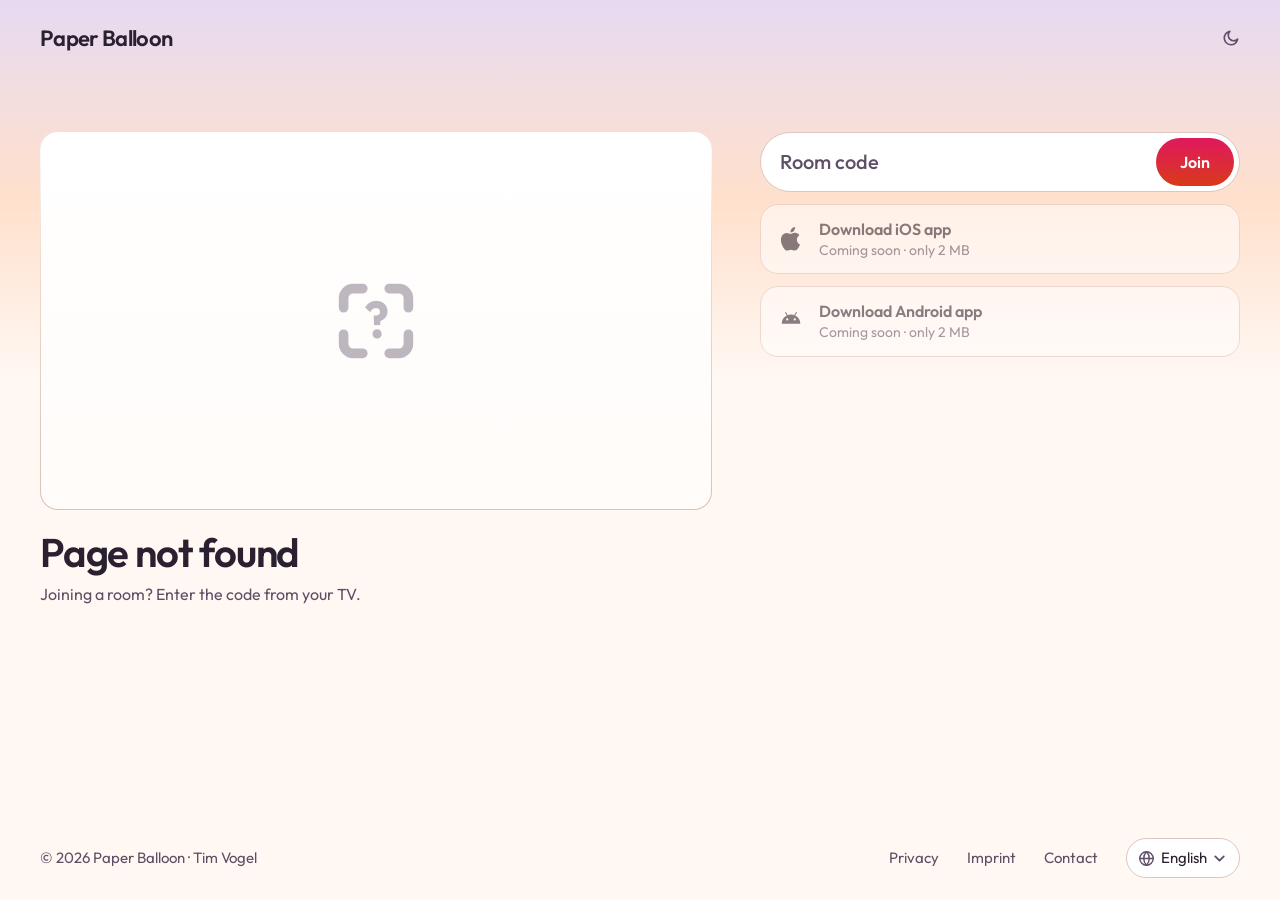
<file: room.html>
<!DOCTYPE html>
<html lang="en">
<head>
  <meta charset="UTF-8">
  <meta name="viewport" content="width=device-width, initial-scale=1.0, viewport-fit=cover">
  <meta name="theme-color" content="#E6DAF2" media="(prefers-color-scheme: light)">
  <meta name="theme-color" content="#0C0A12" media="(prefers-color-scheme: dark)">
  <title>Join room · Paper Balloon</title>
  <meta name="description" content="Join a Paper Balloon room from your phone. Play in the browser or with the free app.">
  <!-- Per-room URLs are ephemeral (rooms expire); keep them out of search indexes. -->
  <meta name="robots" content="noindex">
  <link rel="icon" href="/favicon.svg?v=6" type="image/svg+xml">
  <link rel="icon" href="/favicon.ico?v=6" sizes="16x16 32x32 48x48">
  <link rel="apple-touch-icon" href="/apple-touch-icon.png?v=6">
  <meta property="og:type" content="website">
  <meta property="og:title" content="Join my Paper Balloon room">
  <meta property="og:description" content="The TV is the game, your phone is the controller. Tap to join the room.">
  <meta property="og:image" content="https://paperballoon.games/assets/artwork/hexstacker-16x9-v2.webp">
  <link rel="preload" href="/assets/fonts/outfit-latin-var.woff2" as="font" type="font/woff2" crossorigin>
  <link rel="stylesheet" href="/assets/theme.css?v=36">
  <link rel="stylesheet" href="/assets/site.css?v=22">
  <link rel="stylesheet" href="/assets/room.css?v=23">
  <script src="/assets/theme.js?v=15"></script>
</head>
<body>
  <!-- room.js fills the glow with the room's game poster once it knows the game. -->
  <div class="glow sky roomtop">
    <img class="glow__img" id="room-ambient" alt="" hidden>
    <div class="wrap">

      <header class="topbar">
        <a class="brand" href="/">
          Paper Balloon
        </a>
        <button class="icon-btn theme-toggle" type="button" aria-label="Dark mode" data-i18n-aria-label="dark_mode">
          <svg class="theme-toggle__moon" viewBox="0 0 24 24" fill="none" stroke="currentColor" stroke-width="2" stroke-linecap="round" stroke-linejoin="round" aria-hidden="true"><path d="M21 12.8A8.5 8.5 0 1 1 11.2 3a6.6 6.6 0 0 0 9.8 9.8Z"/></svg>
          <svg class="theme-toggle__sun" viewBox="0 0 24 24" fill="none" stroke="currentColor" stroke-width="2" stroke-linecap="round" aria-hidden="true"><circle cx="12" cy="12" r="4.4"/><path d="M12 2.5v2.2M12 19.3v2.2M2.5 12h2.2M19.3 12h2.2M5.3 5.3l1.6 1.6M17.1 17.1l1.6 1.6M18.7 5.3l-1.6 1.6M6.9 17.1l-1.6 1.6"/></svg>
        </button>
      </header>

      <main class="room">

        <section class="roomcard" id="roomcard" aria-labelledby="room-code">
          <div class="roomcard__media">
            <img class="roomcard__poster" id="room-art" alt="" width="1600" height="900" hidden>
            <!-- Not-found placeholder: the brand viewfinder, play triangle swapped
                 for a question mark. -->
            <svg class="roomcard__mark" id="room-mark" viewBox="0 0 100 100" aria-hidden="true" fill="none" hidden>
              <g stroke="currentColor" stroke-width="8" stroke-linecap="round" stroke-linejoin="round">
                <path d="M39 23 H31 a8 8 0 0 0 -8 8 V39"/>
                <path d="M61 23 H69 a8 8 0 0 1 8 8 V39"/>
                <path d="M61 77 H69 a8 8 0 0 0 8 -8 V61"/>
                <path d="M39 77 H31 a8 8 0 0 1 -8 -8 V61"/>
              </g>
              <text x="50" y="64" text-anchor="middle" fill="currentColor" font-size="42" font-weight="700">?</text>
            </svg>
          </div>
          <div class="roomcard__inner">
            <span class="badge badge--wait" id="room-status" role="status" data-i18n="checking">Checking room…</span>
            <p class="roomcard__game" id="room-game" role="status" hidden></p>
            <p class="roomcard__code" id="room-code"></p>
            <p class="roomcard__meta" id="room-meta" hidden></p>
          </div>
        </section>

        <section class="join" aria-label="Ways to play" data-i18n-aria-label="ways_to_play">
          <a class="btn btn--primary joinbtn" id="join-browser" hidden>
            <span data-i18n="play_browser">Play in browser</span>
          </a>

          <!-- Shown when there is no room to join (404, near-miss or unknown
               code). No autocapitalize: base58 codes are case-sensitive. -->
          <form class="codeform" id="codeform" hidden>
            <input class="codeform__input" id="codeform-input" type="text" maxlength="6"
                   autocapitalize="off" autocomplete="off" autocorrect="off" spellcheck="false"
                   enterkeyhint="go" placeholder="Room code" aria-label="Room code"
                   data-i18n-placeholder="room_code" data-i18n-aria-label="room_code">
            <button class="btn btn--primary" type="submit" data-i18n="join">Join</button>
          </form>

          <div class="join__apps" id="join-apps">
            <!-- hrefs + availability are filled in by room.js (store URLs are constants there) -->
            <a class="appbtn" id="app-ios">
              <svg class="appbtn__icon" viewBox="0 0 24 24" aria-hidden="true" fill="currentColor">
                <path d="M17.05 12.54c-.03-2.55 2.08-3.77 2.17-3.83-1.18-1.73-3.02-1.97-3.68-2-1.56-.16-3.05.92-3.84.92-.79 0-2.02-.9-3.32-.87-1.7.03-3.28.99-4.16 2.52-1.78 3.08-.45 7.63 1.28 10.13.85 1.22 1.85 2.6 3.17 2.55 1.28-.05 1.76-.83 3.3-.83 1.54 0 1.98.83 3.32.8 1.38-.02 2.25-1.24 3.08-2.47.97-1.42 1.37-2.8 1.39-2.87-.03-.01-2.67-1.02-2.71-4.05z"/>
                <path d="M14.51 4.99c.7-.85 1.18-2.03 1.05-3.21-1.01.04-2.24.67-2.97 1.52-.65.75-1.22 1.96-1.07 3.11 1.13.09 2.28-.57 2.99-1.42z"/>
              </svg>
              <span class="appbtn__text">
                <span class="appbtn__title" data-i18n="ios_app">Download iOS app</span>
                <span class="appbtn__sub" id="app-ios-sub">App Store</span>
              </span>
            </a>
            <a class="appbtn" id="app-android">
              <svg class="appbtn__icon" viewBox="0 0 24 24" aria-hidden="true" fill="currentColor">
                <path d="M15.6 6.36l1.33-2.3a.42.42 0 0 0-.15-.57.42.42 0 0 0-.57.15l-1.35 2.34A8.9 8.9 0 0 0 12 5.5a8.9 8.9 0 0 0-2.86.48L7.79 3.64a.42.42 0 0 0-.57-.15.42.42 0 0 0-.15.57l1.33 2.3A8.06 8.06 0 0 0 4 13.5h16a8.06 8.06 0 0 0-4.4-7.14zM8.75 10.75a.94.94 0 1 1 0-1.88.94.94 0 0 1 0 1.88zm6.5 0a.94.94 0 1 1 0-1.88.94.94 0 0 1 0 1.88z"/>
              </svg>
              <span class="appbtn__text">
                <span class="appbtn__title" data-i18n="android_app">Download Android app</span>
                <span class="appbtn__sub" id="app-android-sub">Google Play</span>
              </span>
            </a>
          </div>

          <noscript>
            <p class="join__hint">JavaScript is needed to look up this room.</p>
          </noscript>
        </section>

      </main>
    </div>
  </div>

  <footer class="footer footer--slim">
    <div class="wrap footer__row">
      <span>© 2026 Paper Balloon · Tim Vogel</span>
      <nav class="footer__links" aria-label="Footer">
        <a id="link-privacy" href="/en/privacy" data-i18n="privacy">Privacy</a>
        <a id="link-imprint" href="/en/imprint" data-i18n="imprint">Imprint</a>
        <a href="mailto:info@paperballoon.games" data-i18n="contact">Contact</a>
        <!-- Options are filled in by room.js (its string table is the list). -->
        <span class="langpick" hidden>
          <select id="langpick" aria-label="Language" data-i18n-aria-label="language"></select>
          <svg class="langpick__globe" viewBox="0 0 24 24" fill="none" stroke="currentColor" stroke-width="2" stroke-linecap="round" stroke-linejoin="round" aria-hidden="true"><circle cx="12" cy="12" r="9.5"/><path d="M2.5 12h19"/><path d="M12 2.5c2.6 2.6 3.9 5.8 3.9 9.5s-1.3 6.9-3.9 9.5c-2.6-2.6-3.9-5.8-3.9-9.5s1.3-6.9 3.9-9.5z"/></svg>
          <svg class="langpick__chevron" viewBox="0 0 24 24" fill="none" stroke="currentColor" stroke-width="2.6" stroke-linecap="round" stroke-linejoin="round" aria-hidden="true"><path d="M6 9l6 6 6-6"/></svg>
        </span>
      </nav>
    </div>
  </footer>

  <script src="/assets/lang.js?v=4"></script>
  <script src="/assets/room.js?v=15"></script>
</body>
</html>
</file>
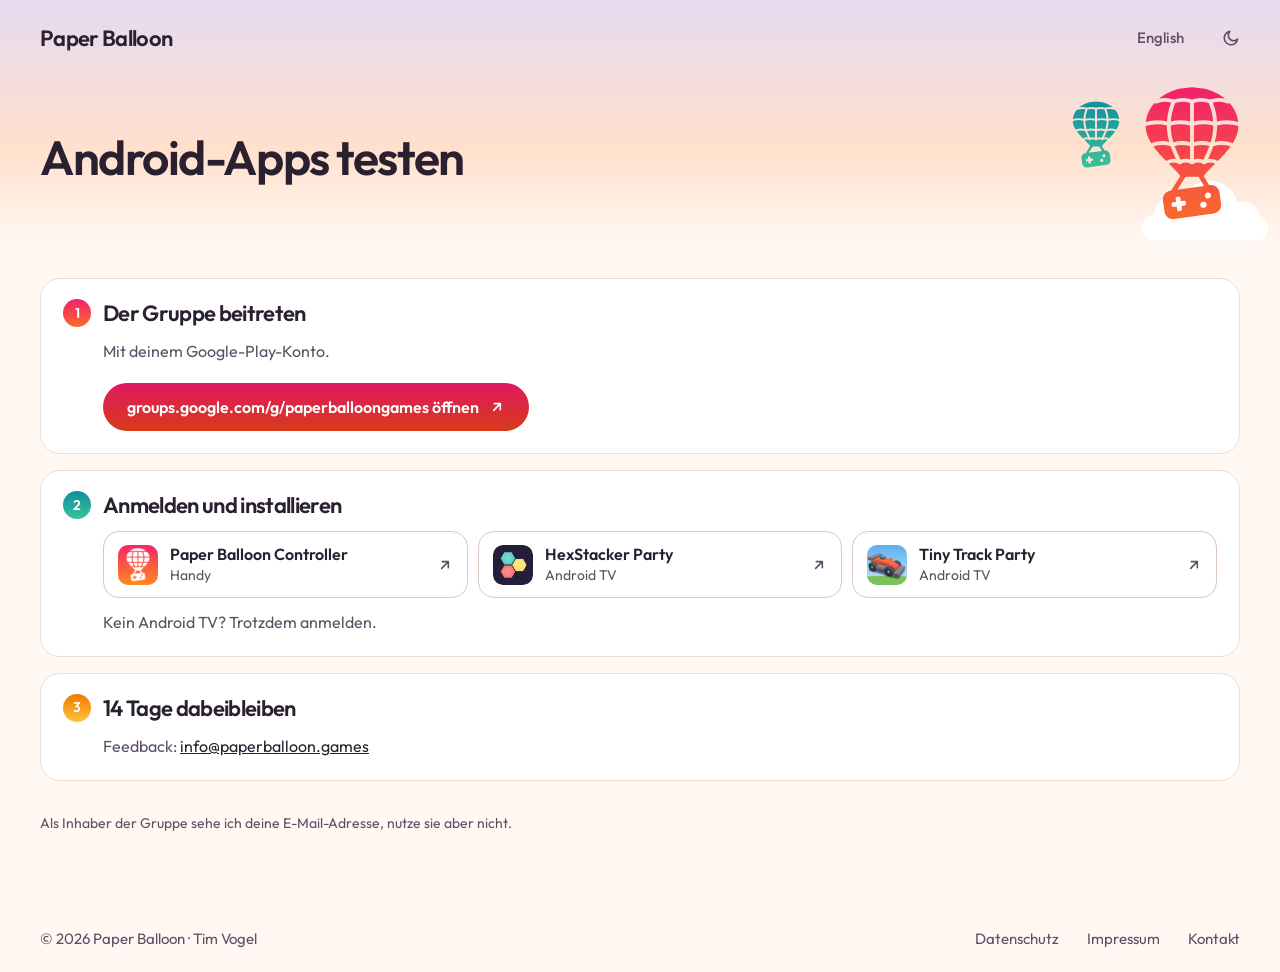
<file: de/beta.html>
<!DOCTYPE html>
<html lang="de">
<head>
  <meta charset="UTF-8">
  <meta name="viewport" content="width=device-width, initial-scale=1.0, viewport-fit=cover">
  <meta name="theme-color" content="#E6DAF2" media="(prefers-color-scheme: light)">
  <meta name="theme-color" content="#0C0A12" media="(prefers-color-scheme: dark)">
  <title>Android-Apps testen · Paper Balloon</title>
  <meta name="description" content="Werde Tester für die Android-Apps von Paper Balloon und hilf ihnen in den Play Store.">
  <!-- Temporary page for the Play closed test, shared by link only. -->
  <meta name="robots" content="noindex">
  <link rel="icon" href="/favicon.svg?v=6" type="image/svg+xml">
  <link rel="icon" href="/favicon.ico?v=6" sizes="16x16 32x32 48x48">
  <link rel="apple-touch-icon" href="/apple-touch-icon.png?v=6">
  <meta property="og:type" content="website">
  <meta property="og:title" content="Hilf Paper Balloon in den Play Store">
  <meta property="og:description" content="Partyspiele für den Fernseher, dein Handy ist der Controller. In zwei Minuten als Android-Tester anmelden.">
  <meta property="og:url" content="https://paperballoon.games/de/beta">
  <meta property="og:image" content="https://paperballoon.games/assets/artwork/hexstacker-16x9-v2.webp">
  <link rel="preload" href="/assets/fonts/outfit-latin-var.woff2" as="font" type="font/woff2" crossorigin>
  <link rel="stylesheet" href="/assets/theme.css?v=36">
  <link rel="stylesheet" href="/assets/site.css?v=22">
  <link rel="stylesheet" href="/assets/beta.css?v=48">
  <script src="/assets/theme.js?v=15"></script>
</head>
<body>

  <section class="betahero sky">
    <svg class="sky-defs" aria-hidden="true">
      <linearGradient id="g-sun" x1="0" y1="0" x2="0" y2="1"><stop class="g-sun-top" offset="0"/><stop class="g-sun-bottom" offset="1"/></linearGradient>
      <linearGradient id="g-sea" x1="0" y1="0" x2="0" y2="1"><stop class="g-sea-top" offset="0"/><stop class="g-sea-bottom" offset="1"/></linearGradient>
      <linearGradient id="g-gold" x1="0" y1="0" x2="0" y2="1"><stop class="g-gold-top" offset="0"/><stop class="g-gold-bottom" offset="1"/></linearGradient>
      <linearGradient id="g-dusk" x1="0" y1="0" x2="0" y2="1"><stop class="g-dusk-top" offset="0"/><stop class="g-dusk-bottom" offset="1"/></linearGradient>
      <symbol id="balloon" viewBox="20 6 60 86"><path d="M64.4 55.89 63.76 56.53 62.83 57.47 61.91 58.4 61 59.33 60.11 60.27 59.24 61.2 58.41 62.13 57.63 63.07 57.3 63.56 60.78 69.21Q60.79 69.24 60.81 69.27L61.13 69.22C64.06 68.81 66.77 70.85 67.18 73.78L68.17 80.85C68.58 83.78 66.54 86.49 63.61 86.9L38.87 90.38C35.94 90.79 33.23 88.75 32.82 85.82L31.83 78.75C31.42 75.82 33.46 73.11 36.38 72.7L37.02 72.61Q37.1 72.41 37.23 72.2L42.69 63.55L42.37 63.07L41.59 62.13L40.76 61.2L39.89 60.27L39 59.33L38.09 58.4L37.17 57.47L36.24 56.53L35.6 55.89Q38.56 54.33 41.53 55.91Q42 56.45 42.76 56.13Q42.84 56.1 42.92 56.06Q43 56.02 43.08 55.97Q46.07 54.31 49.05 55.85Q49.3 56.14 49.78 56.19Q50 56.24 50.22 56.19Q50.7 56.14 50.95 55.85Q53.93 54.31 56.92 55.97Q57 56.02 57.08 56.06Q57.16 56.1 57.24 56.13Q58 56.45 58.47 55.91Q61.44 54.33 64.4 55.89ZM50 8 58.01 8.93 61.21 9.87 63.59 10.8 65.53 11.73 67.18 12.67 68.62 13.6 69.89 14.53 70.59 15.11Q65.96 14.04 61.32 15.72Q55.66 13.68 50 15.72Q44.34 13.68 38.68 15.72Q34.04 14.04 29.41 15.11L30.11 14.53L31.38 13.6L32.82 12.67L34.47 11.73L36.41 10.8L38.79 9.87L41.99 8.93ZM73.48 17.92 73.78 18.27 74.53 19.2 75.21 20.13 75.82 21.07 76.36 22 76.85 22.93 77.28 23.87 77.66 24.8 77.99 25.73 78.28 26.67 78.51 27.6 78.7 28.53 78.84 29.47 78.86 29.72Q72.24 27.83 65.62 29.45L65.53 28.31Q65.53 28.29 65.53 28.27L65.39 27Q65.39 26.98 65.39 26.96L65.21 25.7Q65.2 25.68 65.2 25.66L64.98 24.39Q64.97 24.37 64.97 24.35L64.7 23.08Q64.69 23.06 64.68 23.04L64.36 21.77Q64.36 21.75 64.35 21.73L63.97 20.46Q63.97 20.43 63.96 20.41L63.53 19.14Q63.52 19.12 63.51 19.09L63.01 17.83Q63 17.8 62.98 17.77L62.95 17.71Q67.58 16.32 72.2 18.12Q73.02 18.44 73.48 17.92ZM21.14 29.72 21.16 29.47 21.3 28.53 21.49 27.6 21.73 26.67 22.01 25.73 22.34 24.8 22.72 23.87 23.15 22.93 23.64 22 24.18 21.07 24.79 20.13 25.47 19.2 26.22 18.27 26.52 17.92Q26.98 18.44 27.8 18.12Q32.42 16.32 37.05 17.71L37.02 17.77Q37 17.8 36.99 17.83L36.49 19.09Q36.48 19.12 36.47 19.14L36.04 20.41Q36.03 20.43 36.03 20.46L35.65 21.73Q35.64 21.75 35.64 21.77L35.32 23.04Q35.31 23.06 35.3 23.08L35.03 24.35Q35.03 24.37 35.02 24.39L34.8 25.66Q34.8 25.68 34.79 25.7L34.61 26.96Q34.61 26.98 34.61 27L34.47 28.27Q34.47 28.29 34.47 28.31L34.38 29.45Q27.76 27.83 21.14 29.72ZM24.81 42.87Q24.67 42.92 24.55 42.98L24.27 42.53L23.73 41.6L23.24 40.67L22.79 39.73L22.39 38.8L22.04 37.87L21.74 36.93L21.49 36L21.29 35.07L21.14 34.13L21.04 33.2L21 32.27L21 32.22Q21.18 32.21 21.37 32.15Q27.84 30.18 34.3 31.9L34.3 32.19Q34.3 32.21 34.3 32.23L34.33 33.5Q34.33 33.52 34.34 33.54L34.42 34.81Q34.42 34.83 34.42 34.85L34.55 36.12Q34.55 36.14 34.55 36.17L34.73 37.43Q34.73 37.45 34.74 37.48L34.96 38.74Q34.96 38.76 34.97 38.78L35.24 40.05Q35.24 40.07 35.25 40.09L35.56 41.35Q35.56 41.37 35.57 41.39L35.8 42.22Q30.3 40.92 24.81 42.87ZM79 32.22 79 32.27 78.96 33.2 78.86 34.13 78.71 35.07 78.51 36 78.26 36.93 77.96 37.87 77.61 38.8 77.21 39.73 76.76 40.67 76.27 41.6 75.73 42.53 75.45 42.98Q75.33 42.92 75.19 42.87Q69.7 40.92 64.2 42.22L64.43 41.39Q64.44 41.37 64.44 41.35L64.75 40.09Q64.76 40.07 64.76 40.05L65.03 38.78Q65.04 38.76 65.04 38.74L65.26 37.48Q65.27 37.45 65.27 37.43L65.45 36.17Q65.45 36.14 65.45 36.12L65.58 34.85Q65.58 34.83 65.58 34.81L65.66 33.54Q65.67 33.52 65.67 33.5L65.7 32.23Q65.7 32.21 65.7 32.19L65.7 31.9Q72.16 30.18 78.63 32.15Q78.82 32.21 79 32.22ZM39.57 17.95Q44.18 16.31 48.8 17.84V29.43Q42.8 27.98 36.79 29.41L36.86 28.51L36.99 27.28L37.17 26.06L37.38 24.83L37.65 23.61L37.96 22.39L38.32 21.17L38.74 19.95L39.21 18.73ZM51.2 17.84Q55.82 16.31 60.43 17.95L60.79 18.73L61.26 19.95L61.68 21.17L62.04 22.39L62.35 23.61L62.62 24.83L62.83 26.06L63.01 27.28L63.14 28.51L63.21 29.41Q57.2 27.98 51.2 29.43ZM63.3 31.91 63.3 32.19 63.27 33.41 63.19 34.63 63.07 35.86 62.9 37.08 62.68 38.3 62.42 39.53 62.12 40.76 61.77 41.99 61.62 42.49Q56.41 40.97 51.2 42.37V31.91Q57.25 30.3 63.3 31.91ZM38.38 42.49 38.23 41.99 37.88 40.76 37.58 39.53 37.32 38.3 37.1 37.08 36.93 35.86 36.81 34.63 36.73 33.41 36.7 32.19 36.7 31.91Q42.75 30.3 48.8 31.91V42.37Q43.59 40.97 38.38 42.49ZM57.57 69.72 54.22 64.29Q54.13 64.14 54.07 64H45.93Q45.87 64.15 45.77 64.3L40.86 72.07L57.57 69.72ZM74.08 45.02 73.86 45.33 73.16 46.27 72.42 47.2 71.66 48.13 70.86 49.07 70.04 50 69.19 50.93 68.32 51.87 67.43 52.8 66.53 53.73 66.13 54.13Q66.02 54.04 65.88 53.96Q62.96 52.28 60.03 52.82L60.56 51.7L61.15 50.41L61.71 49.13L62.25 47.84L62.76 46.55L63.22 45.28Q63.23 45.27 63.23 45.25L63.34 44.95Q68.71 43.22 74.08 45.02ZM34.12 53.96Q33.98 54.04 33.87 54.13L33.47 53.73L32.57 52.8L31.68 51.87L30.81 50.93L29.96 50L29.14 49.07L28.34 48.13L27.58 47.2L26.84 46.27L26.14 45.33L25.92 45.02Q31.29 43.22 36.66 44.95L36.77 45.25Q36.77 45.27 36.78 45.28L37.24 46.55L37.75 47.84L38.29 49.13L38.85 50.41L39.44 51.7L39.97 52.82Q37.04 52.28 34.12 53.96ZM48.8 53.13Q45.85 52.13 42.9 53.39L42.82 53.21L42.21 51.96L41.62 50.7L41.05 49.45L40.51 48.2L39.99 46.96L39.5 45.72L39.14 44.77Q43.97 43.39 48.8 44.87ZM60.86 44.77 60.5 45.72 60.01 46.96 59.49 48.2 58.95 49.45 58.38 50.7 57.79 51.96 57.18 53.21 57.1 53.39Q54.15 52.13 51.2 53.13V44.87Q56.03 43.39 60.86 44.77ZM40.54 76.62C40.05 76.69 39.72 77.14 39.79 77.63L40.07 79.69L38.01 79.98C37.77 80.01 37.56 80.14 37.42 80.33C37.27 80.52 37.21 80.75 37.25 80.99L37.41 82.17C37.45 82.4 37.57 82.61 37.76 82.76C37.95 82.9 38.19 82.96 38.42 82.93L40.49 82.63L40.78 84.7C40.85 85.18 41.3 85.52 41.78 85.46L42.96 85.29C43.19 85.26 43.41 85.14 43.55 84.95C43.69 84.76 43.75 84.52 43.72 84.29L43.43 82.23L45.5 81.93C45.73 81.9 45.94 81.78 46.09 81.59C46.23 81.4 46.29 81.16 46.26 80.93L46.09 79.74C46.05 79.51 45.93 79.3 45.74 79.16C45.55 79.01 45.31 78.95 45.08 78.99L43.01 79.27L42.73 77.22C42.7 76.98 42.57 76.77 42.38 76.63C42.19 76.48 41.95 76.42 41.72 76.45ZM56.88 79.62C56.18 79.68 55.57 80.13 55.3 80.77C55.03 81.42 55.13 82.17 55.57 82.71C56.02 83.26 56.72 83.52 57.41 83.38C58.11 83.32 58.72 82.88 58.99 82.23C59.27 81.58 59.16 80.84 58.72 80.29C58.28 79.74 57.57 79.49 56.88 79.62ZM59.67 73.82C58.63 73.96 57.91 74.93 58.05 75.97C58.2 77.01 59.16 77.73 60.21 77.59C61.25 77.44 61.97 76.48 61.83 75.44C61.68 74.39 60.72 73.67 59.67 73.82Z"/></symbol>
      <symbol id="cloud" viewBox="0 0 200 90" overflow="visible"><rect x="16" y="52" width="168" height="34" rx="17"/><circle cx="62" cy="54" r="30"/><circle cx="106" cy="44" r="38"/><circle cx="150" cy="58" r="24"/></symbol>
    </svg>
    <svg class="stars" viewBox="0 0 1440 320" preserveAspectRatio="xMidYMid slice" aria-hidden="true"><circle cx="90" cy="60" r="0.8"/><circle cx="240" cy="190" r="0.7"/><circle cx="380" cy="40" r="0.9"/><circle cx="520" cy="130" r="0.7"/><circle cx="660" cy="30" r="0.8"/><circle cx="840" cy="110" r="0.7"/><circle cx="980" cy="50" r="0.9"/><circle cx="1120" cy="170" r="0.7"/><circle cx="1260" cy="70" r="0.8"/><circle cx="1380" cy="210" r="0.7"/><circle cx="160" cy="280" r="0.7"/><circle cx="30" cy="150" r="0.6"/><circle cx="300" cy="250" r="0.8"/><circle cx="470" cy="20" r="0.5"/><circle cx="600" cy="80" r="1"/><circle cx="740" cy="260" r="0.8"/><circle cx="920" cy="300" r="0.6"/><circle cx="1050" cy="20" r="0.8"/><circle cx="1200" cy="290" r="0.6"/><circle cx="1420" cy="120" r="0.8"/><circle cx="474" cy="199" r="0.6"/><circle cx="268" cy="108" r="0.8"/><circle cx="99" cy="53" r="0.5"/><circle cx="516" cy="269" r="0.5"/><circle cx="830" cy="25" r="0.6"/><circle cx="1008" cy="242" r="0.6"/><circle cx="1023" cy="303" r="0.5"/><circle cx="834" cy="55" r="0.6"/><circle cx="489" cy="20" r="0.8"/><circle cx="556" cy="276" r="0.6"/></svg>
    <div class="wrap">
      <div class="drift cloud cloud--1" aria-hidden="true"><svg viewBox="0 0 200 90"><use href="#cloud"/></svg></div>
      <div class="drift balloon balloon--sun" aria-hidden="true"><svg viewBox="20 6 60 86"><use href="#balloon" x="20" y="6" width="60" height="86"/></svg></div>
      <div class="drift balloon balloon--sea" aria-hidden="true"><svg viewBox="20 6 60 86"><use href="#balloon" x="20" y="6" width="60" height="86"/></svg></div>
      <header class="topbar">
      <a class="brand" href="/de/">
        Paper Balloon
      </a>
      <a class="topbar__lang" href="/beta" data-lang-set="en" hreflang="en" lang="en">English</a>
      <button class="icon-btn theme-toggle" type="button" aria-label="Dunkles Design">
        <svg class="theme-toggle__moon" viewBox="0 0 24 24" fill="none" stroke="currentColor" stroke-width="2" stroke-linecap="round" stroke-linejoin="round" aria-hidden="true"><path d="M21 12.8A8.5 8.5 0 1 1 11.2 3a6.6 6.6 0 0 0 9.8 9.8Z"/></svg>
        <svg class="theme-toggle__sun" viewBox="0 0 24 24" fill="none" stroke="currentColor" stroke-width="2" stroke-linecap="round" aria-hidden="true"><circle cx="12" cy="12" r="4.4"/><path d="M12 2.5v2.2M12 19.3v2.2M2.5 12h2.2M19.3 12h2.2M5.3 5.3l1.6 1.6M17.1 17.1l1.6 1.6M18.7 5.3l-1.6 1.6M6.9 17.1l-1.6 1.6"/></svg>
      </button>
      </header>
      <h1 class="beta__title">Android-Apps testen</h1>
    </div>
  </section>

  <main class="wrap beta">
    <ol class="steps">
      <li class="step">
        <h2>Der Gruppe beitreten</h2>
        <div class="step__body">
          <p>Mit deinem Google-Play-Konto.</p>
          <p><a class="btn btn--primary betajoin" href="https://groups.google.com/g/paperballoongames">groups.google.com/g/<wbr>paperballoongames öffnen<svg class="ext" viewBox="0 0 24 24" fill="none" stroke="currentColor" stroke-width="2.4" stroke-linecap="round" stroke-linejoin="round" aria-hidden="true"><path d="M7 17 17 7M8 7h9v9"/></svg></a></p>
        </div>
      </li>
      <li class="step">
        <h2>Anmelden und installieren</h2>
        <div class="step__body">
          <div class="betaapps">
            <a class="betaapp" href="https://play.google.com/apps/testing/games.paperballoon.controller">
              <img src="/apple-touch-icon.png?v=6" alt="" width="180" height="180">
              <span class="betaapp__text">
                <span class="betaapp__title">Paper Balloon Controller</span>
                <span class="betaapp__sub">Handy</span>
              </span>
              <svg class="ext" viewBox="0 0 24 24" fill="none" stroke="currentColor" stroke-width="2.4" stroke-linecap="round" stroke-linejoin="round" aria-hidden="true"><path d="M7 17 17 7M8 7h9v9"/></svg>
            </a>
            <a class="betaapp" href="https://play.google.com/apps/testing/com.couchgames.stacker">
              <img src="/assets/artwork/hexstacker-icon-v2.png" alt="" width="128" height="128">
              <span class="betaapp__text">
                <span class="betaapp__title">HexStacker Party</span>
                <span class="betaapp__sub">Android TV</span>
              </span>
              <svg class="ext" viewBox="0 0 24 24" fill="none" stroke="currentColor" stroke-width="2.4" stroke-linecap="round" stroke-linejoin="round" aria-hidden="true"><path d="M7 17 17 7M8 7h9v9"/></svg>
            </a>
            <a class="betaapp" href="https://play.google.com/apps/testing/games.paperballoon.tinytrack">
              <img src="/assets/artwork/tinytrack-icon-v3.png" alt="" width="128" height="128">
              <span class="betaapp__text">
                <span class="betaapp__title">Tiny Track Party</span>
                <span class="betaapp__sub">Android TV</span>
              </span>
              <svg class="ext" viewBox="0 0 24 24" fill="none" stroke="currentColor" stroke-width="2.4" stroke-linecap="round" stroke-linejoin="round" aria-hidden="true"><path d="M7 17 17 7M8 7h9v9"/></svg>
            </a>
          </div>
          <p class="step__hint">Kein Android TV? Trotzdem anmelden.</p>
        </div>
      </li>
      <li class="step">
        <h2>14 Tage dabeibleiben</h2>
        <div class="step__body">
          <p>Feedback: <a href="mailto:info@paperballoon.games">info@paperballoon.games</a></p>
        </div>
      </li>
    </ol>

    <p class="beta__privacy">Als Inhaber der Gruppe sehe ich deine E-Mail-Adresse, nutze sie aber nicht.</p>
  </main>

  <footer class="footer footer--slim">
    <div class="wrap footer__row">
      <span>© 2026 Paper Balloon · Tim Vogel</span>
      <nav class="footer__links" aria-label="Fußzeile">
        <a href="/privacy">Datenschutz</a>
        <a href="/imprint">Impressum</a>
        <a href="mailto:info@paperballoon.games">Kontakt</a>
      </nav>
    </div>
  </footer>

  <script src="/assets/lang.js?v=4"></script>
</body>
</html>
</file>
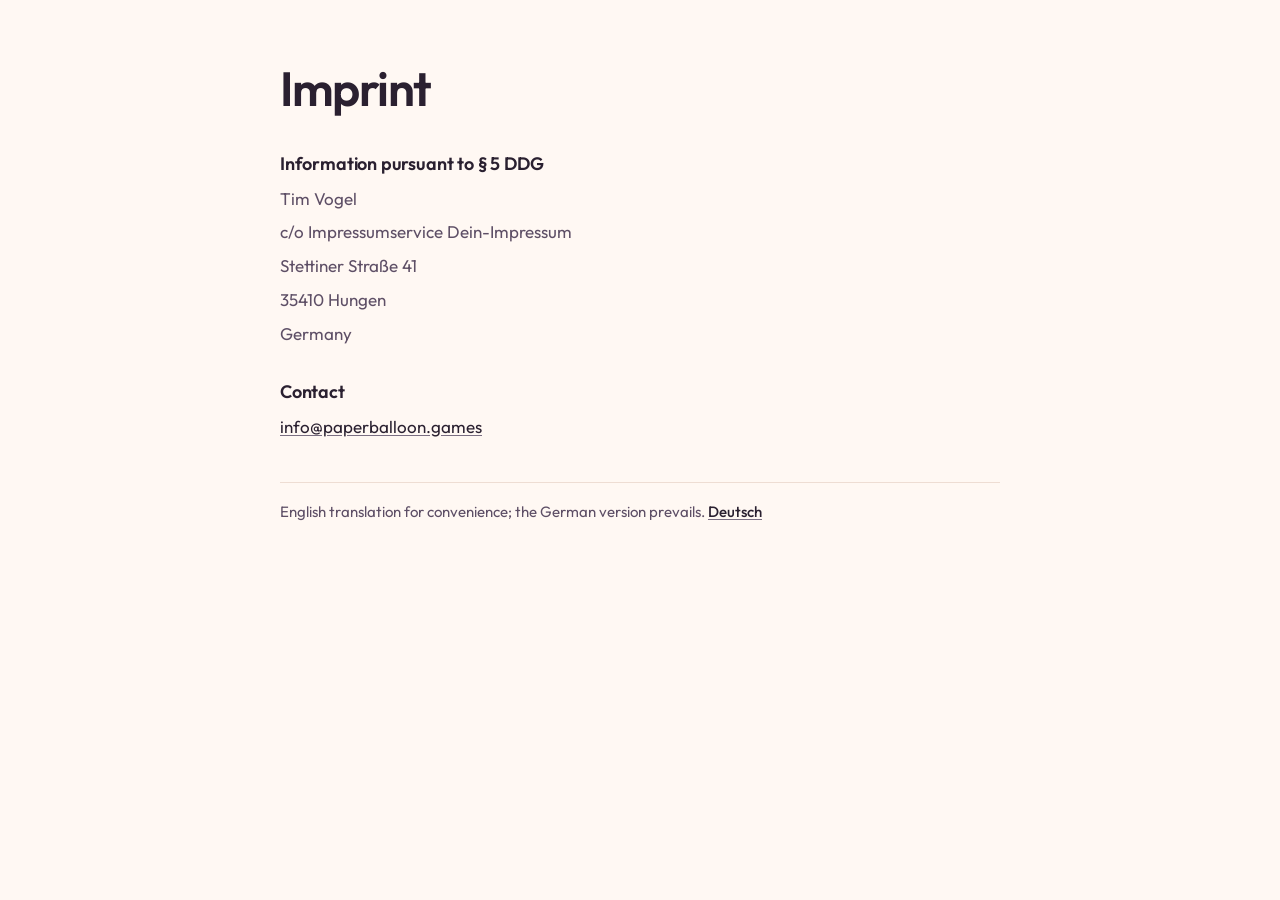
<file: en/imprint.html>
<!DOCTYPE html>
<html lang="en">
<head>
  <meta charset="UTF-8">
  <meta name="viewport" content="width=device-width, initial-scale=1.0, viewport-fit=cover">
  <meta name="theme-color" content="#FFF8F3" media="(prefers-color-scheme: light)">
  <meta name="theme-color" content="#141119" media="(prefers-color-scheme: dark)">
  <meta name="robots" content="noindex">
  <title>Imprint · Paper Balloon</title>
  <link rel="icon" href="/favicon.svg?v=6" type="image/svg+xml">
  <link rel="icon" href="/favicon.ico?v=6" sizes="32x32">
  <link rel="preload" href="/assets/fonts/outfit-latin-var.woff2" as="font" type="font/woff2" crossorigin>
  <link rel="stylesheet" href="/assets/theme.css?v=36">
  <link rel="stylesheet" href="/assets/legal.css?v=6">
  <script src="/assets/theme.js?v=15"></script>
</head>
<body>
  <main class="legal-shell">
    <h1>Imprint</h1>
    <dl>
      <dt>Information pursuant to § 5 DDG</dt>
      <dd>Tim Vogel</dd>
      <dd>c/o Impressumservice Dein-Impressum</dd>
      <dd>Stettiner Straße 41</dd>
      <dd>35410 Hungen</dd>
      <dd>Germany</dd>
      <dt>Contact</dt>
      <dd><a href="mailto:info@paperballoon.games">info@paperballoon.games</a></dd>
    </dl>
    <p class="footer">
      <span>English translation for convenience; the German version prevails.</span>
      <span><a class="lang-switch" href="/imprint">Deutsch</a></span>
    </p>
  </main>
  <script src="/assets/lang.js?v=4"></script>
</body>
</html>
</file>
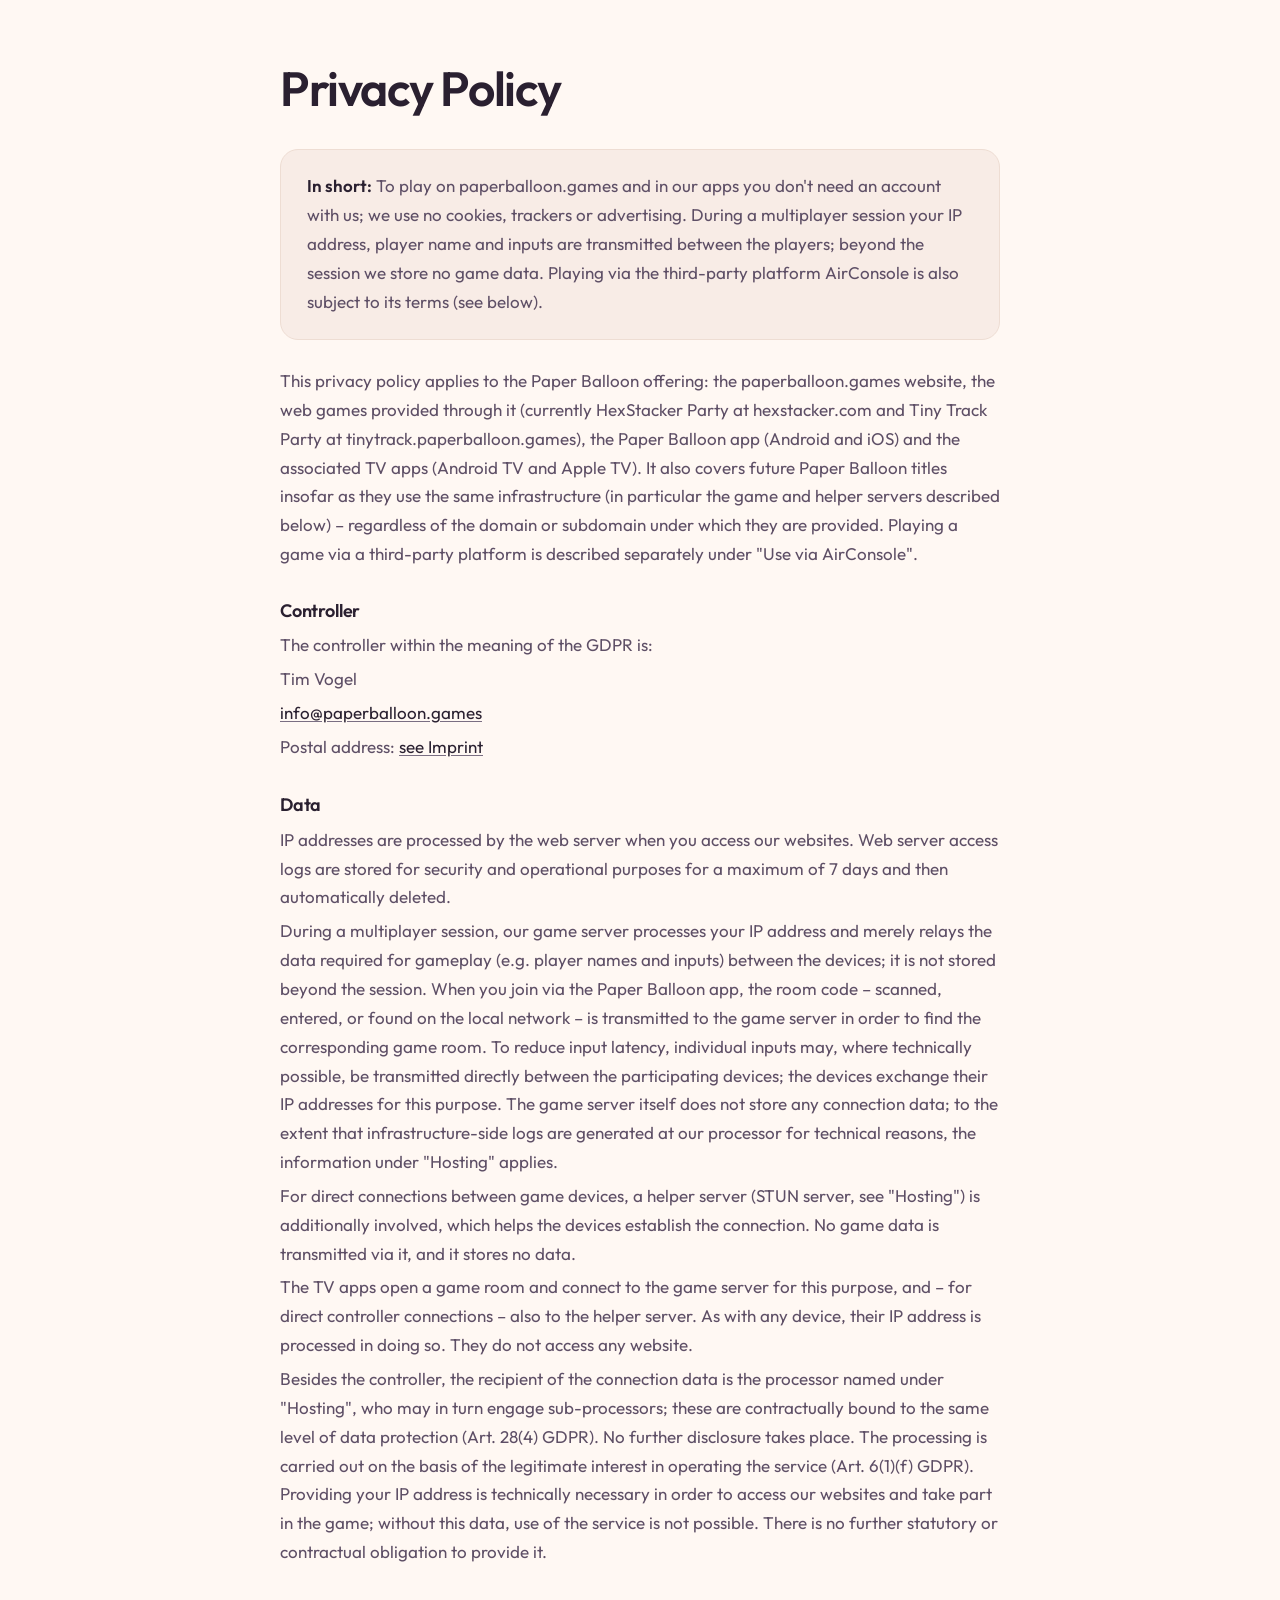
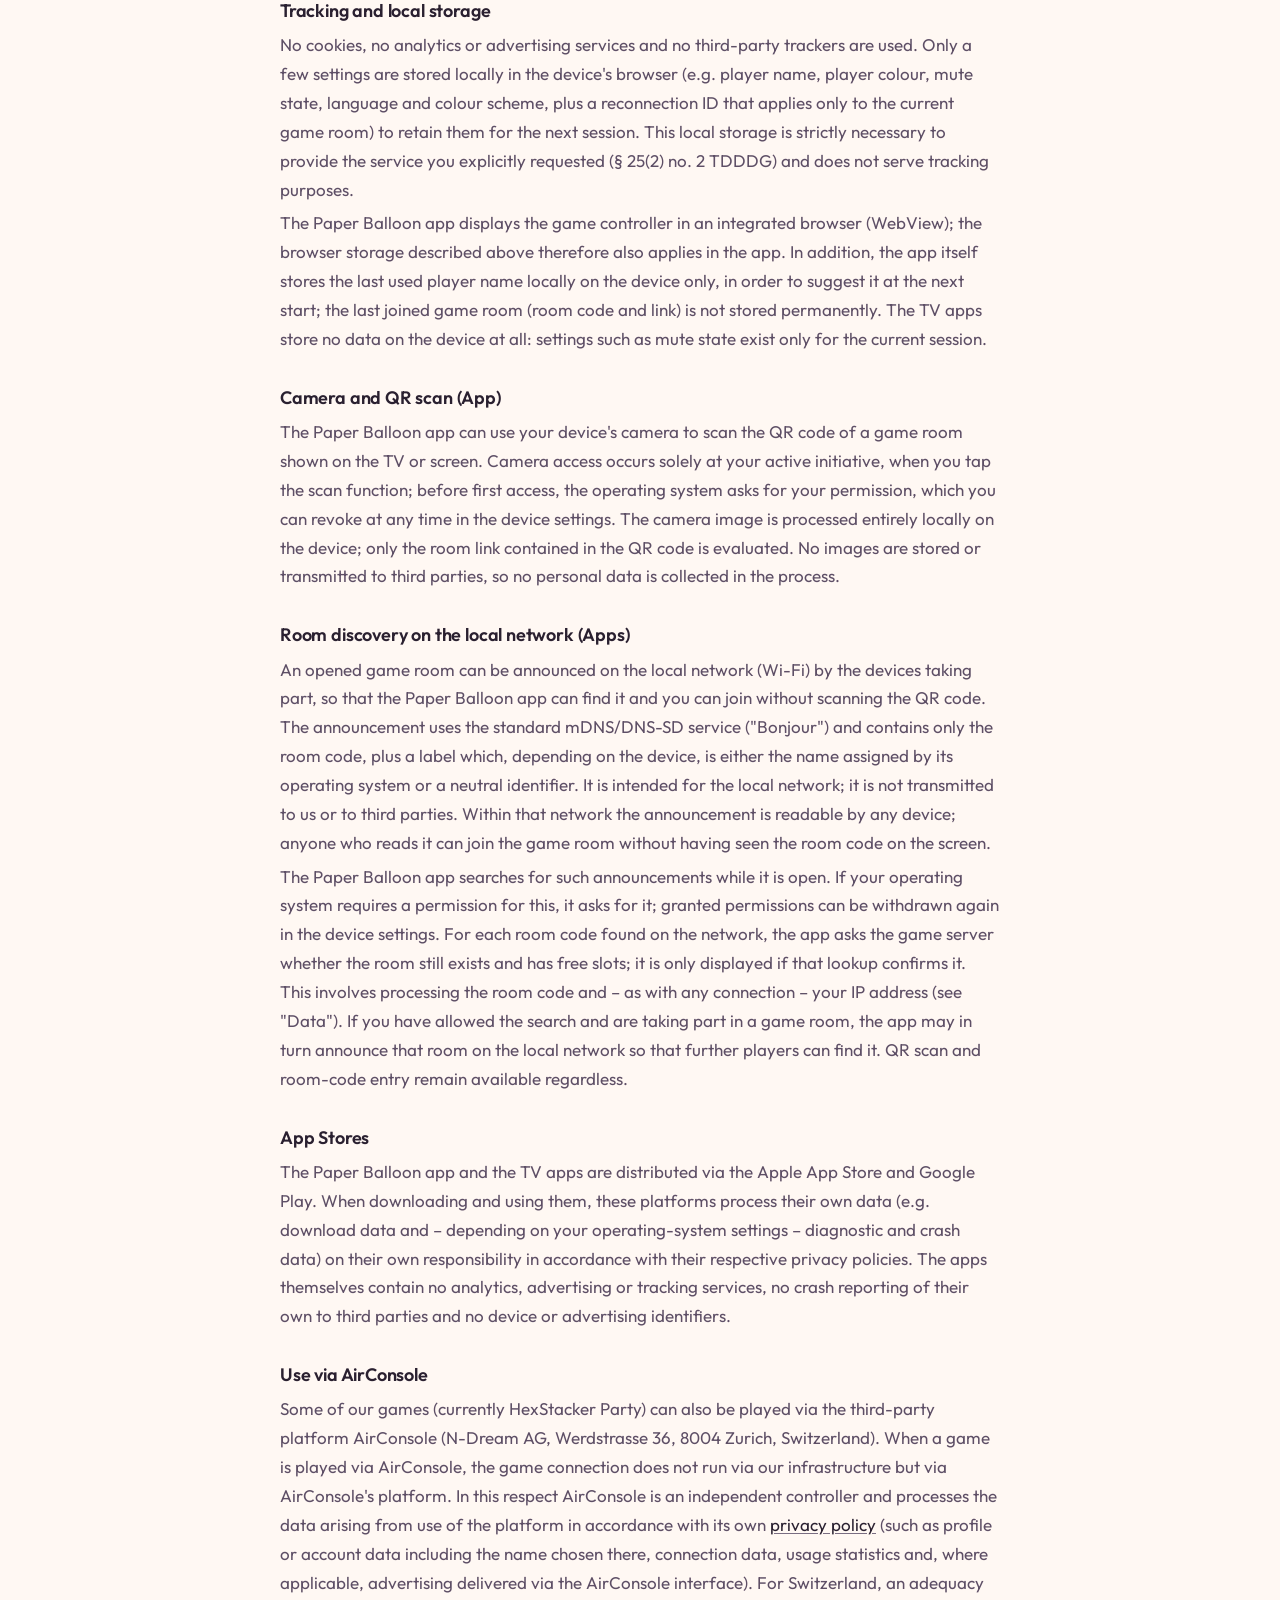
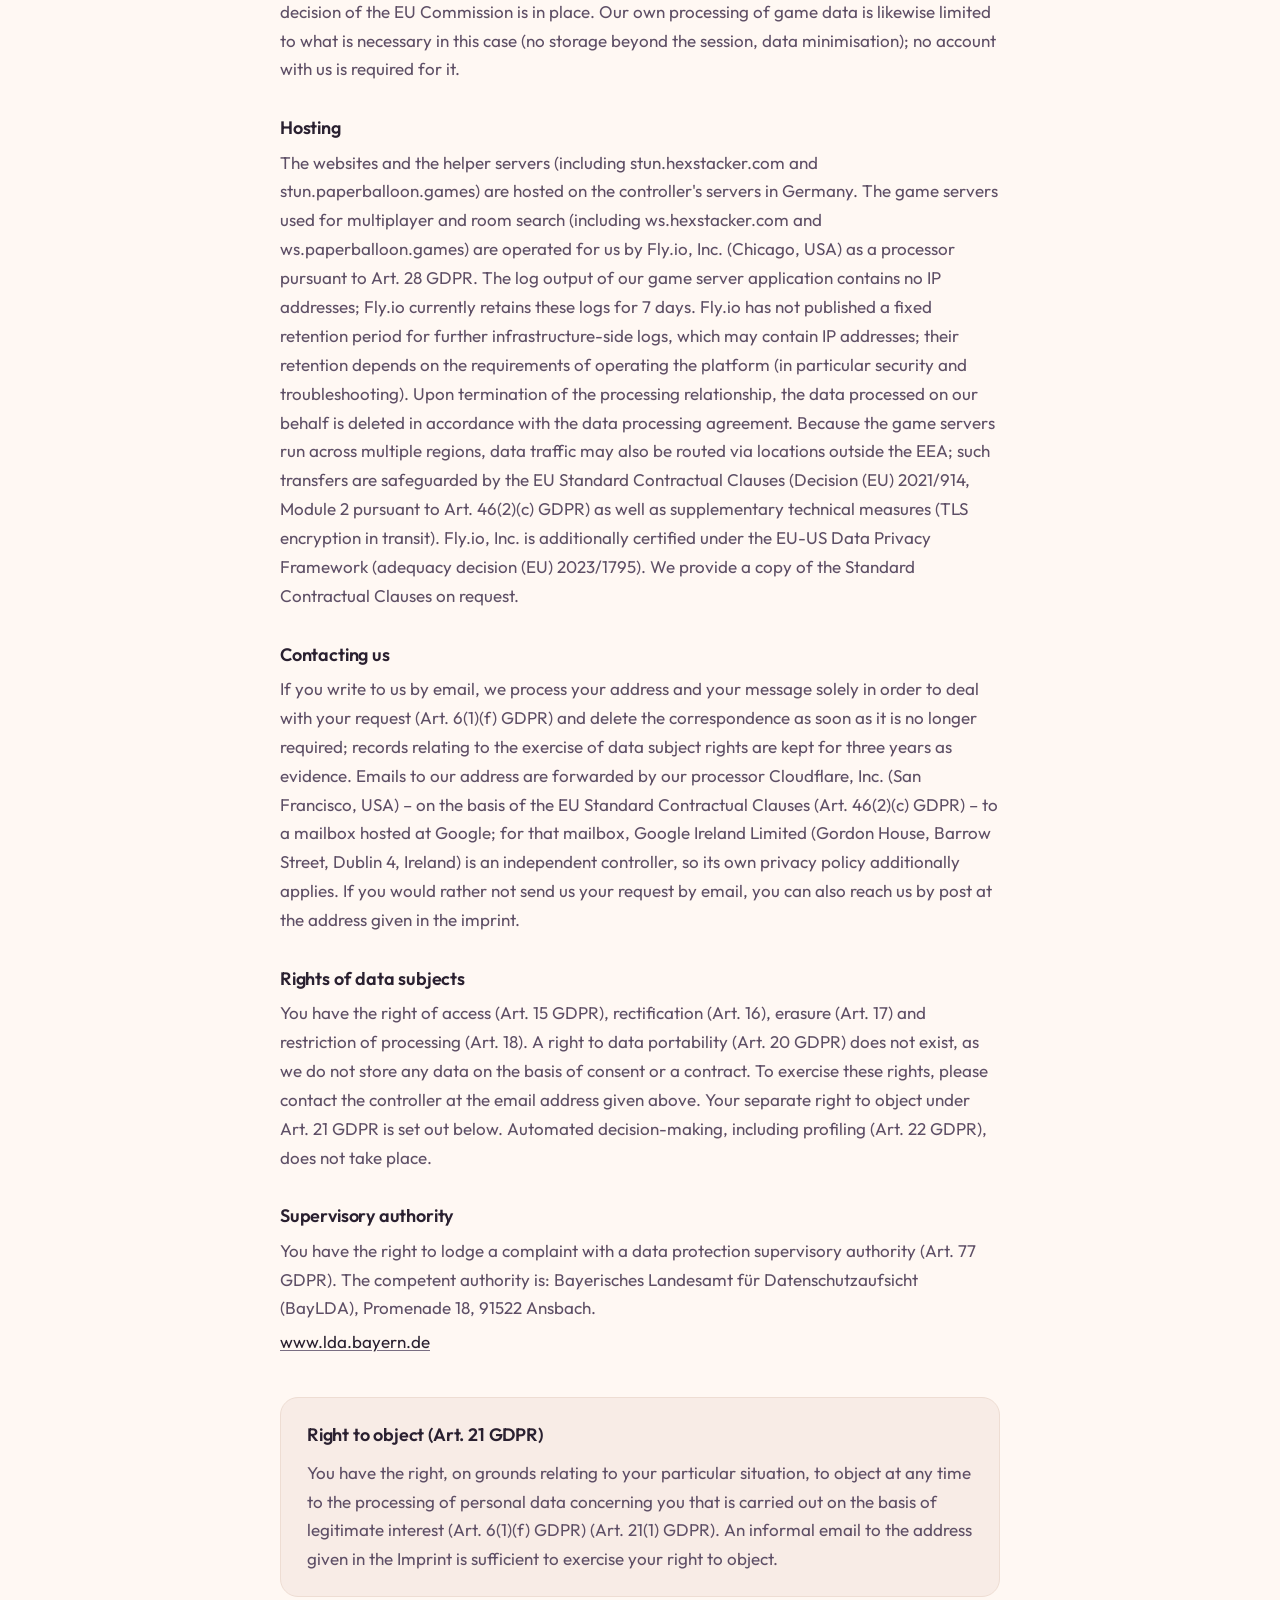
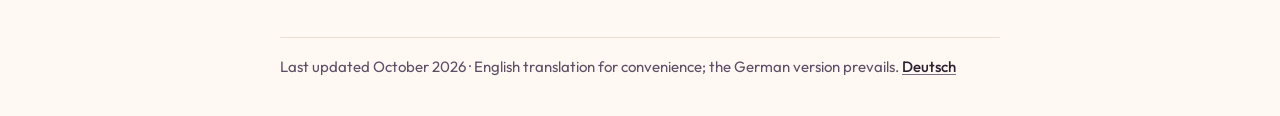
<file: en/privacy.html>
<!DOCTYPE html>
<html lang="en">
<head>
  <meta charset="UTF-8">
  <meta name="viewport" content="width=device-width, initial-scale=1.0, viewport-fit=cover">
  <meta name="theme-color" content="#FFF8F3" media="(prefers-color-scheme: light)">
  <meta name="theme-color" content="#141119" media="(prefers-color-scheme: dark)">
  <meta name="robots" content="noindex">
  <title>Privacy Policy · Paper Balloon</title>
  <link rel="icon" href="/favicon.svg?v=6" type="image/svg+xml">
  <link rel="icon" href="/favicon.ico?v=6" sizes="32x32">
  <link rel="preload" href="/assets/fonts/outfit-latin-var.woff2" as="font" type="font/woff2" crossorigin>
  <link rel="stylesheet" href="/assets/theme.css?v=36">
  <link rel="stylesheet" href="/assets/legal.css?v=6">
  <script src="/assets/theme.js?v=15"></script>
</head>
<body>
  <main class="legal-shell">
    <h1>Privacy Policy</h1>
    <p class="summary"><strong>In short:</strong> To play on paperballoon.games and in our apps you don't need an account with us; we use no cookies, trackers or advertising. During a multiplayer session your IP address, player name and inputs are transmitted between the players; beyond the session we store no game data. Playing via the third-party platform AirConsole is also subject to its terms (see below).</p>
    <p class="intro">This privacy policy applies to the Paper Balloon offering: the paperballoon.games website, the web games provided through it (currently HexStacker Party at hexstacker.com and Tiny Track Party at tinytrack.paperballoon.games), the Paper Balloon app (Android and iOS) and the associated TV apps (Android TV and Apple TV). It also covers future Paper Balloon titles insofar as they use the same infrastructure (in particular the game and helper servers described below) – regardless of the domain or subdomain under which they are provided. Playing a game via a third-party platform is described separately under "Use via AirConsole".</p>
    <dl>
      <dt>Controller</dt>
      <dd>The controller within the meaning of the GDPR is:</dd>
      <dd>Tim Vogel</dd>
      <dd><a href="mailto:info@paperballoon.games">info@paperballoon.games</a></dd>
      <dd>Postal address: <a href="/en/imprint">see Imprint</a></dd>
      <dt>Data</dt>
      <dd>IP addresses are processed by the web server when you access our websites. Web server access logs are stored for security and operational purposes for a maximum of 7 days and then automatically deleted.</dd>
      <dd>During a multiplayer session, our game server processes your IP address and merely relays the data required for gameplay (e.g. player names and inputs) between the devices; it is not stored beyond the session. When you join via the Paper Balloon app, the room code – scanned, entered, or found on the local network – is transmitted to the game server in order to find the corresponding game room. To reduce input latency, individual inputs may, where technically possible, be transmitted directly between the participating devices; the devices exchange their IP addresses for this purpose. The game server itself does not store any connection data; to the extent that infrastructure-side logs are generated at our processor for technical reasons, the information under "Hosting" applies.</dd>
      <dd>For direct connections between game devices, a helper server (STUN server, see "Hosting") is additionally involved, which helps the devices establish the connection. No game data is transmitted via it, and it stores no data.</dd>
      <dd>The TV apps open a game room and connect to the game server for this purpose, and – for direct controller connections – also to the helper server. As with any device, their IP address is processed in doing so. They do not access any website.</dd>
      <dd>Besides the controller, the recipient of the connection data is the processor named under "Hosting", who may in turn engage sub-processors; these are contractually bound to the same level of data protection (Art. 28(4) GDPR). No further disclosure takes place. The processing is carried out on the basis of the legitimate interest in operating the service (Art. 6(1)(f) GDPR). Providing your IP address is technically necessary in order to access our websites and take part in the game; without this data, use of the service is not possible. There is no further statutory or contractual obligation to provide it.</dd>
      <dt>Tracking and local storage</dt>
      <dd>No cookies, no analytics or advertising services and no third-party trackers are used. Only a few settings are stored locally in the device's browser (e.g. player name, player colour, mute state, language and colour scheme, plus a reconnection ID that applies only to the current game room) to retain them for the next session. This local storage is strictly necessary to provide the service you explicitly requested (§ 25(2) no. 2 TDDDG) and does not serve tracking purposes.</dd>
      <dd>The Paper Balloon app displays the game controller in an integrated browser (WebView); the browser storage described above therefore also applies in the app. In addition, the app itself stores the last used player name locally on the device only, in order to suggest it at the next start; the last joined game room (room code and link) is not stored permanently. The TV apps store no data on the device at all: settings such as mute state exist only for the current session.</dd>
      <dt>Camera and QR scan (App)</dt>
      <dd>The Paper Balloon app can use your device's camera to scan the QR code of a game room shown on the TV or screen. Camera access occurs solely at your active initiative, when you tap the scan function; before first access, the operating system asks for your permission, which you can revoke at any time in the device settings. The camera image is processed entirely locally on the device; only the room link contained in the QR code is evaluated. No images are stored or transmitted to third parties, so no personal data is collected in the process.</dd>
      <dt>Room discovery on the local network (Apps)</dt>
      <dd>An opened game room can be announced on the local network (Wi-Fi) by the devices taking part, so that the Paper Balloon app can find it and you can join without scanning the QR code. The announcement uses the standard mDNS/DNS-SD service ("Bonjour") and contains only the room code, plus a label which, depending on the device, is either the name assigned by its operating system or a neutral identifier. It is intended for the local network; it is not transmitted to us or to third parties. Within that network the announcement is readable by any device; anyone who reads it can join the game room without having seen the room code on the screen.</dd>
      <dd>The Paper Balloon app searches for such announcements while it is open. If your operating system requires a permission for this, it asks for it; granted permissions can be withdrawn again in the device settings. For each room code found on the network, the app asks the game server whether the room still exists and has free slots; it is only displayed if that lookup confirms it. This involves processing the room code and – as with any connection – your IP address (see "Data"). If you have allowed the search and are taking part in a game room, the app may in turn announce that room on the local network so that further players can find it. QR scan and room-code entry remain available regardless.</dd>
      <dt>App Stores</dt>
      <dd>The Paper Balloon app and the TV apps are distributed via the Apple App Store and Google Play. When downloading and using them, these platforms process their own data (e.g. download data and – depending on your operating-system settings – diagnostic and crash data) on their own responsibility in accordance with their respective privacy policies. The apps themselves contain no analytics, advertising or tracking services, no crash reporting of their own to third parties and no device or advertising identifiers.</dd>
      <dt>Use via AirConsole</dt>
      <dd>Some of our games (currently HexStacker Party) can also be played via the third-party platform AirConsole (N-Dream AG, Werdstrasse 36, 8004 Zurich, Switzerland). When a game is played via AirConsole, the game connection does not run via our infrastructure but via AirConsole's platform. In this respect AirConsole is an independent controller and processes the data arising from use of the platform in accordance with its own <a href="https://www.airconsole.com/file/terms_of_use.html#privacy" target="_blank" rel="noopener noreferrer">privacy policy</a> (such as profile or account data including the name chosen there, connection data, usage statistics and, where applicable, advertising delivered via the AirConsole interface). For Switzerland, an adequacy decision of the EU Commission is in place. Our own processing of game data is likewise limited to what is necessary in this case (no storage beyond the session, data minimisation); no account with us is required for it.</dd>
      <dt>Hosting</dt>
      <dd>The websites and the helper servers (including stun.hexstacker.com and stun.paperballoon.games) are hosted on the controller's servers in Germany. The game servers used for multiplayer and room search (including ws.hexstacker.com and ws.paperballoon.games) are operated for us by Fly.io, Inc. (Chicago, USA) as a processor pursuant to Art. 28 GDPR. The log output of our game server application contains no IP addresses; Fly.io currently retains these logs for 7 days. Fly.io has not published a fixed retention period for further infrastructure-side logs, which may contain IP addresses; their retention depends on the requirements of operating the platform (in particular security and troubleshooting). Upon termination of the processing relationship, the data processed on our behalf is deleted in accordance with the data processing agreement. Because the game servers run across multiple regions, data traffic may also be routed via locations outside the EEA; such transfers are safeguarded by the EU Standard Contractual Clauses (Decision (EU) 2021/914, Module 2 pursuant to Art. 46(2)(c) GDPR) as well as supplementary technical measures (TLS encryption in transit). Fly.io, Inc. is additionally certified under the EU-US Data Privacy Framework (adequacy decision (EU) 2023/1795). We provide a copy of the Standard Contractual Clauses on request.</dd>
      <dt>Contacting us</dt>
      <dd>If you write to us by email, we process your address and your message solely in order to deal with your request (Art. 6(1)(f) GDPR) and delete the correspondence as soon as it is no longer required; records relating to the exercise of data subject rights are kept for three years as evidence. Emails to our address are forwarded by our processor Cloudflare, Inc. (San Francisco, USA) – on the basis of the EU Standard Contractual Clauses (Art. 46(2)(c) GDPR) – to a mailbox hosted at Google; for that mailbox, Google Ireland Limited (Gordon House, Barrow Street, Dublin 4, Ireland) is an independent controller, so its own privacy policy additionally applies. If you would rather not send us your request by email, you can also reach us by post at the address given in the imprint.</dd>
      <dt>Rights of data subjects</dt>
      <dd>You have the right of access (Art. 15 GDPR), rectification (Art. 16), erasure (Art. 17) and restriction of processing (Art. 18). A right to data portability (Art. 20 GDPR) does not exist, as we do not store any data on the basis of consent or a contract. To exercise these rights, please contact the controller at the email address given above. Your separate right to object under Art. 21 GDPR is set out below. Automated decision-making, including profiling (Art. 22 GDPR), does not take place.</dd>
      <dt>Supervisory authority</dt>
      <dd>You have the right to lodge a complaint with a data protection supervisory authority (Art. 77 GDPR). The competent authority is: Bayerisches Landesamt für Datenschutzaufsicht (BayLDA), Promenade 18, 91522 Ansbach.</dd>
      <dd><a href="https://www.lda.bayern.de" target="_blank" rel="noopener noreferrer">www.lda.bayern.de</a></dd>
    </dl>
    <section class="objection" aria-labelledby="objection-heading">
      <h2 id="objection-heading">Right to object (Art. 21 GDPR)</h2>
      <p>You have the right, on grounds relating to your particular situation, to object at any time to the processing of personal data concerning you that is carried out on the basis of legitimate interest (Art. 6(1)(f) GDPR) (Art. 21(1) GDPR). An informal email to the address given in the Imprint is sufficient to exercise your right to object.</p>
    </section>
    <p class="footer">
      <span>Last updated October 2026 · English translation for convenience; the German version prevails.</span>
      <span><a class="lang-switch" href="/privacy">Deutsch</a></span>
    </p>
  </main>
  <script src="/assets/lang.js?v=4"></script>
</body>
</html>
</file>
<file: assets/theme.css>
/* ==========================================================
   Paper Balloon: design tokens
   Warm paper and ink; the sky and its balloons carry the brand,
   the game posters carry the colour.
   Role rules:
   - --action-top/-bottom: the sunset gradient of a page's one
     primary button, pink to red-orange, white label text at
     4.6:1 or better end to end. Nothing else is pink.
   - --sun/sea/gold/dusk-top/-bottom: the fleet, the four balloon
     gradients: the balloons in the sky, the fact dots and the
     controller buttons in the scan drawing, nowhere else; never
     for text.
     Dark brightens the sunset and the dusk so they lift off the
     night. The app icon's own tile (favicon.svg) is a touch
     lighter than --sun; the balloon is deepened so it holds on
     the peach sky.
   - --sky-high / --sky-mid / --sky: the sky band, fading into --bg
     on the home and beta pages; by day lilac over peach with
     --sky-mid the halfway colour, at night three stops with stars
     instead of clouds. The controller app's home screen runs the
     same stops over a shorter height.
   - --glass / --glass-line: the home page's panels and cards and the
     room page's empty poster card. --glass is a padding-box fill plus
     a border-box rim gradient, so a border using it must be
     transparent; --glass-line is their inner dividers.
   No shadows or glows on buttons, cards or the TV; depth is a
   hairline. (Two exceptions, both light from art, never a
   control: the room page's blurred-poster glow and the faint
   poster-coloured light that follows the mouse over a home
   game card.)
   Follows the system light/dark setting; dark is near-black by
   design, not a grey: a hint of the night sky's violet in the
   ground, a step more on cards.
   ========================================================== */

/* Self-hosted (CSP font-src 'self'), latin subset, variable weight. */
@font-face {
  font-family: "Outfit";
  src: url("/assets/fonts/outfit-latin-var.woff2") format("woff2");
  font-weight: 100 900;
  font-style: normal;
  font-display: swap;
  unicode-range: U+0000-00FF, U+0131, U+0152-0153, U+02BB-02BC, U+02C6, U+02DA, U+02DC, U+0304, U+0308, U+0329, U+2000-206F, U+20AC, U+2122, U+2191, U+2193, U+2212, U+2215, U+FEFF, U+FFFD;
}

:root {
  /* Native UI (scrollbars, form controls) follows the scheme of the tokens. */
  color-scheme: light;
  --font-sans: "Outfit", -apple-system, system-ui, "Segoe UI", Roboto, "Helvetica Neue", Arial, sans-serif;

  /* Brand constants (scheme-independent) */
  --action-top: #E0185F;
  --action-bottom: #D83A1A;

  /* ---- Light scheme (default): warm paper under a dusk sky ---- */
  --sun-top: #F2216A;
  --sun-bottom: #FA6A2C;
  --sea-top: #0F8F9E;
  --sea-bottom: #3CC29A;
  --gold-top: #F07A00;
  --gold-bottom: #FFC23D;
  --dusk-top: #6A4CF0;
  --dusk-bottom: #C062E8;
  --bg: #FFF8F3;
  --surface-low: #F8ECE6;
  --surface-high: #F0DED4;
  --surface-highest: #E8D2C6;
  --on-surface: #2A2030;
  --on-surface-variant: #5E4F66;
  --outline: #7A6E82;
  --outline-variant: #EEDDD3;
  --sky-high: #E6DAF2;
  --sky: #FFE0CC;
  --sky-mid: color-mix(in srgb, var(--sky-high), var(--sky));
  --cloud-display: block;
  --star-display: none;
  /* Cards, outlined (ghost) controls, status tags, poster glow, home TV */
  --card: #FFFFFF;
  --glass: linear-gradient(#FFFFFF, color-mix(in srgb, #FFFFFF 55%, var(--bg))) padding-box,
    linear-gradient(#FFFFFF, #EEDDD3 30%, #D9C3B7) border-box;
  --glass-line: var(--outline-variant);
  --ghost-bg: #FFFFFF;
  --ghost-line: #DCC7BE;
  --tag-beta-bg: #FCE3CC;
  --tag-beta-ink: #7A3E00;
  --glow-filter: blur(80px) saturate(1.4);
  --glow-opacity: 0.3;
  --tv-body: #1C1620;
  --tv-edge: rgba(255, 255, 255, 0.06);
}

/* Dark values appear twice on purpose: once for the system setting (unless the
   visitor forced light) and once for a forced-dark choice. theme.js sets
   data-theme from localStorage; keep both blocks identical when editing.
   The TV has no body at night: home.css draws it as an outline. */
@media (prefers-color-scheme: dark) {
  :root:not([data-theme="light"]) {
    color-scheme: dark;
    --sun-top: #FF4F86;
    --sun-bottom: #FF9640;
    --dusk-top: #A07CFF;
    --dusk-bottom: #E48BF7;
    --bg: #141119;
    --surface-low: #201A2A;
    --surface-high: #2C2635;
    --surface-highest: #3A3146;
    --on-surface: #F1EFEC;
    --on-surface-variant: #ABA9B0;
    --outline: #8E8C95;
    --outline-variant: #342C40;
    --sky-high: #0C0A12;
    --sky-mid: #16111E;
    --sky: #21141F;
    --glass: linear-gradient(color-mix(in srgb, #FFFFFF 7%, var(--bg)), color-mix(in srgb, #FFFFFF 3.5%, var(--bg))) padding-box,
      linear-gradient(color-mix(in srgb, #FFFFFF 26%, var(--bg)), color-mix(in srgb, #FFFFFF 7%, var(--bg)) 30%, color-mix(in srgb, #FFFFFF 4%, var(--bg))) border-box;
    --glass-line: rgba(255, 255, 255, 0.09);
    --cloud-display: none;
    --star-display: block;
    --card: #201A2A;
    --ghost-bg: rgba(255, 255, 255, 0.08);
    --ghost-line: rgba(255, 255, 255, 0.18);
    --tag-beta-bg: rgba(255, 193, 77, 0.14);
    --tag-beta-ink: #FFC14D;
    --glow-filter: blur(70px) saturate(1.5) brightness(0.42);
    --glow-opacity: 1;
    --tv-body: transparent;
    --tv-edge: transparent;
  }
}
:root[data-theme="dark"] {
  color-scheme: dark;
  --sun-top: #FF4F86;
  --sun-bottom: #FF9640;
  --dusk-top: #A07CFF;
  --dusk-bottom: #E48BF7;
  --bg: #141119;
  --surface-low: #201A2A;
  --surface-high: #2C2635;
  --surface-highest: #3A3146;
  --on-surface: #F1EFEC;
  --on-surface-variant: #ABA9B0;
  --outline: #8E8C95;
  --outline-variant: #342C40;
  --sky-high: #0C0A12;
  --sky-mid: #16111E;
  --sky: #21141F;
  --glass: linear-gradient(color-mix(in srgb, #FFFFFF 7%, var(--bg)), color-mix(in srgb, #FFFFFF 3.5%, var(--bg))) padding-box,
    linear-gradient(color-mix(in srgb, #FFFFFF 26%, var(--bg)), color-mix(in srgb, #FFFFFF 7%, var(--bg)) 30%, color-mix(in srgb, #FFFFFF 4%, var(--bg))) border-box;
  --glass-line: rgba(255, 255, 255, 0.09);
  --cloud-display: none;
  --star-display: block;
  --card: #201A2A;
  --ghost-bg: rgba(255, 255, 255, 0.08);
  --ghost-line: rgba(255, 255, 255, 0.18);
  --tag-beta-bg: rgba(255, 193, 77, 0.14);
  --tag-beta-ink: #FFC14D;
  --glow-filter: blur(70px) saturate(1.5) brightness(0.42);
  --glow-opacity: 1;
  --tv-body: transparent;
  --tv-edge: transparent;
}

/* Kill the blue tap-highlight box mobile browsers overlay on links
   and buttons; our own :hover states carry the feedback. */
* { -webkit-tap-highlight-color: transparent; }

/* Site-wide keyboard-focus ring. */
:focus-visible {
  outline: 2px solid var(--outline);
  outline-offset: 3px;
}

@media (prefers-reduced-motion: reduce) {
  *, ::before, ::after {
    animation: none !important;
    transition: none !important;
  }
}
</file>
<file: assets/site.css>
/* Shared look of the web pages (home, room, beta): base type, header, glow,
   buttons and footer. Tokens (--bg, --card, --glow-*, …) come from theme.css,
   linked first; each page adds its own stylesheet after this one. The legal
   pages are also shown inside the apps and keep their own legal.css.
   The sunset (--action-top/-bottom) fills the one primary button of a page
   only; everything else is ink, muted ink and lines. */
* { margin: 0; padding: 0; box-sizing: border-box; }

body {
  background: var(--bg);
  color: var(--on-surface);
  font-family: var(--font-sans);
  line-height: 1.5;
  min-height: 100vh; /* fallback for browsers without dvh (Safari < 15.4) */
  min-height: 100dvh;
  overflow-x: hidden;
  -webkit-font-smoothing: antialiased;
  text-rendering: optimizeLegibility;
}
/* body's background-color is the overscroll and iOS 26 bar colour at both
   ends. The pages set it to the sky they open on (home.css); in the lower half
   of the scroll (theme.js) it is the paper they end on. */
.is-lower-half body { background-color: var(--bg); }
a { color: inherit; }
h1, h2, h3 { font-weight: 600; letter-spacing: -0.03em; }

.wrap {
  width: 100%;
  max-width: 1280px;
  margin: 0 auto;
  padding: 0 40px;
}

/* ---- Glow: a game poster again, blurred far past recognition, behind the
   top of a page (faint in light). Oversized so the blur's soft edge falls
   outside the box; a fade at the bottom hands over to plain --bg. ---- */
.glow { position: relative; isolation: isolate; overflow: hidden; }
.glow__img {
  position: absolute;
  top: -10%; left: -10%;
  width: 120%; height: 120%;
  object-fit: cover;
  filter: var(--glow-filter);
  opacity: var(--glow-opacity);
  z-index: -2;
}
.glow::after {
  content: "";
  position: absolute;
  left: 0; right: 0; bottom: 0;
  height: 45%;
  background: linear-gradient(to bottom, transparent, var(--bg));
  z-index: -1;
}

/* ---- Header: no bar, a hairline under it ---- */
.topbar {
  display: flex;
  align-items: center;
  gap: 28px;
  height: 76px;
  border-bottom: 1px solid var(--outline-variant);
}
.brand {
  display: flex;
  align-items: center;
  gap: 10px;
  margin-right: auto;
  font-size: 22px;
  font-weight: 600;
  letter-spacing: -0.03em;
  text-decoration: none;
  white-space: nowrap;
}
/* The header is the wordmark alone; the balloon mark stays the favicon and
   launcher icon, and the balloons in the sky carry the brand on the page. */
.topbar__lang {
  font-size: 15px;
  font-weight: 500;
  color: var(--on-surface-variant);
  text-decoration: none;
}
.topbar__lang:hover { color: var(--on-surface); }

/* A round icon-only button: the theme toggle, the home page's banner close. */
.icon-btn {
  border: 0;
  background: none;
  color: var(--on-surface-variant);
  width: 36px; height: 36px;
  display: grid;
  place-items: center;
  cursor: pointer;
  border-radius: 999px;
}
.icon-btn:hover { color: var(--on-surface); background: var(--ghost-bg); }
.icon-btn svg { width: 18px; height: 18px; }

/* Shows the scheme it switches TO: moon in light mode, sun in dark. The
   visibility rules mirror theme.css's forced/system split; keep in sync. */
.theme-toggle { margin-right: -8px; /* glyph, not tap area, on the content edge */ }
.theme-toggle svg { width: 19px; height: 19px; }
.theme-toggle__sun { display: none; }
.theme-toggle__moon { display: block; }
@media (prefers-color-scheme: dark) {
  :root:not([data-theme="light"]) .theme-toggle__sun { display: block; }
  :root:not([data-theme="light"]) .theme-toggle__moon { display: none; }
}
:root[data-theme="dark"] .theme-toggle__sun { display: block; }
:root[data-theme="dark"] .theme-toggle__moon { display: none; }

/* The theme switch's sunset (theme.js decides when it runs): the new scheme
   spreads from the toggle in a soft-edged circle, from --vt-x/-y to --vt-r,
   which theme.js sets. The reveal holds its end state: unfilled, its mask
   snaps back to nothing for a frame before the transition ends and the old
   scheme flashes. What appears plays its own entrance (.theme-switched is
   set only by a click, never on first paint). */
@property --vt-reveal { syntax: "<length>"; inherits: false; initial-value: 0px; }
::view-transition-old(root),
::view-transition-new(root) { mix-blend-mode: normal; }
::view-transition-old(root) { animation: none; }
::view-transition-new(root) {
  animation: vt-reveal 0.6s cubic-bezier(0.65, 0, 0.35, 1) both;
  -webkit-mask-image: radial-gradient(circle at var(--vt-x) var(--vt-y), #000 var(--vt-reveal), transparent calc(var(--vt-reveal) + 160px));
  mask-image: radial-gradient(circle at var(--vt-x) var(--vt-y), #000 var(--vt-reveal), transparent calc(var(--vt-reveal) + 160px));
}
@keyframes vt-reveal { from { --vt-reveal: -160px; } to { --vt-reveal: var(--vt-r); } }
:root.theme-switched .theme-toggle svg { animation: vt-icon-in 0.6s cubic-bezier(0.34, 1.56, 0.64, 1); }
:root.theme-switched .cloud svg { animation: vt-cloud-in 1.6s cubic-bezier(0.16, 1, 0.3, 1) 0.35s backwards; }
@keyframes vt-icon-in { from { opacity: 0; rotate: -90deg; scale: 0.4; } }
@keyframes vt-cloud-in { from { opacity: 0; translate: 0 32px; } }

/* ---- Buttons ---- */
.btn {
  display: inline-flex;
  align-items: center;
  justify-content: center;
  gap: 10px;
  min-height: 48px;
  padding: 0 24px;
  border: 0;
  border-radius: 999px;
  font: inherit;
  font-size: 16px;
  font-weight: 600;
  text-decoration: none;
  white-space: nowrap;
  cursor: pointer;
  transition: scale 0.12s ease-out;
}
.btn:active { scale: 0.98; }
.btn--primary { background: linear-gradient(var(--action-top), var(--action-bottom)); color: #fff; }
.btn--primary:hover { filter: brightness(0.9); }
.btn--ghost {
  background: var(--ghost-bg);
  color: var(--on-surface);
  border: 1.5px solid var(--ghost-line);
}
.btn--ghost:hover { border-color: var(--on-surface); }
.btn svg { width: 16px; height: 16px; flex: none; }

/* ---- Footer: plain text on the page, no panel or rule. The home page's
   has the brand and a base row; the other pages use the one-row --slim
   variant. ---- */
.footer {
  margin-top: 112px;
  color: var(--on-surface-variant);
  padding: 56px 0 40px;
  font-size: 15px;
}
.footer__top, .footer__row {
  display: flex;
  flex-wrap: wrap;
  justify-content: space-between;
  align-items: flex-start;
  gap: 24px 48px;
}
.footer .brand { color: var(--on-surface); margin-bottom: 12px; }
.footer__links { display: flex; flex-wrap: wrap; align-items: center; gap: 12px 28px; padding-top: 4px; }
.footer a { text-decoration: none; }
.footer__links a:hover { color: var(--on-surface); }
.footer__base {
  border-top: 1px solid var(--outline-variant);
  margin-top: 40px;
  padding-top: 24px;
  font-size: 14px;
}
.footer--slim { margin-top: 0; padding: 22px 0; }
.footer--slim .footer__row { align-items: center; gap: 12px 32px; }
.footer--slim .footer__links { padding-top: 0; }

/* ---- Sky parts, shared by the pages that open under the dusk (home, beta;
   room takes only the bare band):
   a .sky band with no header hairline, stars at night, flat white clouds by
   day, and the fleet's balloons. A page carries the symbols (the launcher
   icon's balloon, a cloud, the star field) and the four gradients in a
   .sky-defs svg, then places <use>s of them with .drift; the paths have no
   fill, so they take the one set on the placement. Each page positions its
   own clouds and balloons; the first cloud and the sea balloon drift at the
   same pace everywhere. ---- */
.sky { position: relative; isolation: isolate; overflow: hidden; }
.sky .topbar { border-bottom: 0; }
.sky-defs { position: absolute; width: 0; height: 0; }
.stars { position: absolute; inset: 0; width: 100%; height: 100%; display: var(--star-display); fill: #F1EFEC; opacity: 0.75; z-index: -2; }
.drift { position: absolute; z-index: -2; }
.drift svg { display: block; width: 100%; height: auto; overflow: visible; }
.cloud { display: var(--cloud-display); fill: #FFFFFF; }
.cloud--1 { animation: slide 30s linear infinite alternate; }
.cloud--2 { animation: slide 24s linear -8s infinite alternate-reverse; }
.balloon { z-index: -1; animation: bob 7s ease-in-out infinite alternate; }
.balloon--sea { animation-duration: 6s; animation-delay: -2s; }
.g-sun-top { stop-color: var(--sun-top); }
.g-sun-bottom { stop-color: var(--sun-bottom); }
.g-sea-top { stop-color: var(--sea-top); }
.g-sea-bottom { stop-color: var(--sea-bottom); }
.g-gold-top { stop-color: var(--gold-top); }
.g-gold-bottom { stop-color: var(--gold-bottom); }
.g-dusk-top { stop-color: var(--dusk-top); }
.g-dusk-bottom { stop-color: var(--dusk-bottom); }
@keyframes bob { from { transform: translateY(8px); } to { transform: translateY(-10px); } }
@keyframes slide { from { transform: translateX(-24px); } to { transform: translateX(24px); } }

@media (max-width: 560px) {
  .wrap { padding: 0 16px; }
}
</file>
<file: assets/beta.css>
/* Closed-testing sign-up page (/beta, /de/beta), on site.css: the home page's
   opening in a lighter dose, a short dusk band behind the header and title
   with two balloons and a cloud, then the three step cards in the home
   page's game-card style. One sunset button, the group link, since joining the
   group is the one thing the page asks for.
   Temporary: delete the page and this file once the apps are in production. */

/* Short page: the flex column lets main take the slack below the cards, so
   the footer sits on the viewport's bottom edge. */
body {
  display: flex;
  flex-direction: column;
  /* The page's top is sky, so the browser bar is too (see home.css). */
  background: linear-gradient(var(--bg), var(--bg)) var(--sky-high);
}
.beta { flex: 1 0 auto; padding-top: 32px; padding-bottom: 72px; }

/* ---- The band: lilac to peach, fading into the paper under the title. ---- */
.betahero { background: linear-gradient(var(--sky-high), var(--sky-mid) 30%, var(--sky) 60%, var(--bg)); }
.beta__title {
  position: relative;
  max-width: 640px;
  font-size: 48px;
  line-height: 1.05;
  padding: 56px 0 64px;
}
/* The sunset balloon with one companion and a cloud, right of the title and
   under the header. Placed in the header's column, not the full-width band,
   so they keep clear of the language link and the title at any width. */
.betahero .wrap { position: relative; }
.balloon--sun { right: 40px; top: 84px; width: 96px; fill: url(#g-sun); }
.balloon--sea { right: 160px; top: 100px; width: 48px; fill: url(#g-sea); }
.cloud--1 { right: 0; top: 176px; width: 150px; }

/* ---- Steps: cards stacked full width, in the home page's game-card
   padding and type, but flat: a neutral fill and a plain hairline, not
   --glass, whose rim fades out along the top of a card this short.
   Number and title share a line; the content sits below, indented to the
   title on wider screens. The numbers wear the fleet in order, like the
   home page's facts. ---- */
.steps { list-style: none; counter-reset: step; display: grid; gap: 16px; }
.step {
  counter-increment: step;
  display: grid;
  grid-template-columns: auto 1fr;
  align-items: center;
  column-gap: 12px;
  background: var(--ghost-bg);
  border: 1px solid var(--glass-line);
  border-radius: 20px;
  padding: 20px 22px 22px;
}
/* At night a faint lift off the ground, about --glass's own fill. Mirrors
   theme.css's forced/system split; keep both identical. */
@media (prefers-color-scheme: dark) {
  :root:not([data-theme="light"]) .step { background: color-mix(in srgb, #FFFFFF 5%, var(--bg)); }
}
:root[data-theme="dark"] .step { background: color-mix(in srgb, #FFFFFF 5%, var(--bg)); }
.step::before {
  content: counter(step);
  display: grid;
  place-items: center;
  width: 28px; height: 28px;
  border-radius: 50%;
  background: linear-gradient(var(--sun-top), var(--sun-bottom));
  color: #FFFFFF;
  font-size: 14px;
  font-weight: 600;
}
.step:nth-child(2)::before { background: linear-gradient(var(--sea-top), var(--sea-bottom)); }
.step:nth-child(3)::before { background: linear-gradient(var(--gold-top), var(--gold-bottom)); }
.step__body { grid-column: 1 / -1; margin-top: 12px; }
@media (min-width: 880px) { .step__body { grid-column: 2; } }
.step h2 { font-size: 22px; line-height: 1.2; }
.step p { color: var(--on-surface-variant); font-size: 16px; }
.step p + p { margin-top: 6px; }
.step p a:not(.btn) { color: var(--on-surface); }
.step__hint { margin-top: 12px; font-size: 15px; }

/* Every web link leaves the site, so each one carries the ↗ icon. */
.ext { width: 1em; height: 1em; flex: none; }
/* The label is the group's address, so it may wrap after the slash on a phone. */
.betajoin { margin-top: 14px; max-width: 100%; white-space: normal; text-align: left; line-height: 1.3; padding-block: 10px; }

/* Per-app opt-in links, in .btn--ghost's outline. Side by side where they
   fit, stacked on phones. */
.betaapps {
  display: grid;
  grid-template-columns: repeat(auto-fit, minmax(14rem, 1fr));
  gap: 10px;
}
.betaapp {
  display: flex;
  align-items: center;
  gap: 12px;
  padding: 12px 14px;
  background: var(--ghost-bg);
  border: 1.5px solid var(--ghost-line);
  border-radius: 16px;
  text-decoration: none;
}
.betaapp:hover { border-color: var(--on-surface); }
.betaapp img { width: 40px; height: 40px; flex: none; border-radius: 10px; }
.betaapp__text { display: flex; flex-direction: column; line-height: 1.35; }
.betaapp__title { font-weight: 600; }
.betaapp__sub { font-size: 14px; color: var(--on-surface-variant); }
.betaapp .ext { margin-left: auto; color: var(--on-surface-variant); }

.beta__privacy { margin-top: 32px; font-size: 14px; color: var(--on-surface-variant); }

/* Too narrow for the balloons beside the title: they move between the
   header and the title, clear of both. */
@media (max-width: 800px) {
  .beta__title { padding: 96px 0 40px; }
  .balloon--sun { right: 40px; top: 64px; width: 56px; }
  .balloon--sea { right: 112px; top: 76px; width: 32px; }
  .cloud--1 { right: auto; left: -30px; top: 100px; width: 110px; }
}
/* Phones: the balloons nudge in and the title shrinks. */
@media (max-width: 560px) {
  .beta__title { font-size: 36px; }
  .balloon--sun { right: 12px; }
  .balloon--sea { right: 84px; }
}
</file>
<file: assets/controller-test.css>
/* Contract test controller (controller-test.html).
   Deliberately self-contained rather than built on theme.css: this stands in for
   a GAME controller, not for a site page.

   The page's own look follows the §4 theme picked in controller-test.js (a class on
   <html>), so the status bar can be judged against the band it sits over. The
   color-scheme itself comes from the meta, not from CSS — the meta is what the
   launcher reads. */

:root {
  --bg: #101014; --fg: #f3f3f5; --muted: #9a9aa4; --surface: #17171b;
  --control: #26262c; --control-active: #32323a; --line: #35353d; --rule: #26262c;
  --accent: #f2555a; --on-accent: #14090a;
  accent-color: var(--accent);
}
:root.t-forest { --bg: #0d1a12; --surface: #13241a; --accent: #3ddc84; --on-accent: #06140c; }
:root.t-light, :root.t-bare {
  --bg: #f2f2f5; --fg: #17171b; --muted: #5d5d66; --surface: #ffffff;
  --control: #e2e2e8; --control-active: #d4d4dc; --line: #c9c9d2; --rule: #dcdce3;
  --accent: #7a4dff; --on-accent: #ffffff;
}
/* The light palette again — a media query can't share t-light's rule. */
@media (prefers-color-scheme: light) {
  :root.t-system {
    --bg: #f2f2f5; --fg: #17171b; --muted: #5d5d66; --surface: #ffffff;
    --control: #e2e2e8; --control-active: #d4d4dc; --line: #c9c9d2; --rule: #dcdce3;
  }
}
:root.t-system { --accent: #e0a020; --on-accent: #1a1204; }
/* No accent-color at all: the name sheet must fall back to the launcher's own. */
:root.t-bare { accent-color: auto; --accent: #5d5d66; }

* { box-sizing: border-box; }

body {
  margin: 0;
  background: var(--bg);
  color: var(--fg);
  font: 15px/1.45 -apple-system, system-ui, "Segoe UI", Roboto, sans-serif;
  /* CONTRACT §5: interactive UI inside the platform's own insets. */
  padding:
    env(safe-area-inset-top, 0px) env(safe-area-inset-right, 0px)
    env(safe-area-inset-bottom, 0px) env(safe-area-inset-left, 0px);
}

main { padding: 12px 14px 40px; }
h1 { font-size: 17px; margin: 0 0 2px; padding-right: 48px; }
h2 {
  font-size: 12px; letter-spacing: .09em; text-transform: uppercase;
  color: var(--muted); margin: 22px 0 8px;
}
section { border-top: 1px solid var(--rule); margin-top: 18px; }
p { margin: 0 0 14px; }

.badge { display: inline-block; padding: 3px 9px; border-radius: 999px; font-size: 12px; font-weight: 600; }
.badge.shell { background: #1d3a24; color: #7ee69a; }
.badge.browser { background: #3a2a1d; color: #f0b464; }

/* 16px: iOS zooms the page into any focused field set smaller. */
input[type="text"] {
  font: inherit; font-size: 16px; color: var(--fg); background: var(--surface);
  border: 1px solid var(--line); border-radius: 10px; padding: 9px 12px; width: 100%;
}
input[type="range"] { flex: 1; min-width: 120px; }

.row { display: flex; flex-wrap: wrap; gap: 8px; align-items: center; }
.gap-top { margin-top: 10px; }

button {
  font: inherit; font-weight: 600; color: var(--fg); background: var(--control);
  border: 1px solid var(--line); border-radius: 10px; padding: 9px 13px; cursor: pointer;
  -webkit-user-select: none; user-select: none;
}
button:active { background: var(--control-active); }
button[aria-pressed="true"] { background: var(--accent); border-color: var(--accent); color: var(--on-accent); }

/* §3: the page's own close, kept inside the safe area like any control. */
#leave {
  position: fixed; z-index: 6;
  top: calc(env(safe-area-inset-top, 0px) + 8px);
  right: calc(env(safe-area-inset-right, 0px) + 10px);
  width: 40px; height: 40px; padding: 0; border-radius: 50%; font-size: 17px;
}

/* Held buzz: no long-press callout or touch gestures while held. */
#vhold { -webkit-touch-callout: none; touch-action: none; }

dl { display: grid; grid-template-columns: auto 1fr; gap: 3px 12px; margin: 0; }
dt { color: var(--muted); }
dd { margin: 0; font-variant-numeric: tabular-nums; overflow-wrap: anywhere; }
dd, #log, output { font-family: ui-monospace, SFMono-Regular, Menlo, monospace; font-size: 13px; }

#log {
  height: 160px; overflow: auto; background: var(--surface);
  border-radius: 10px; padding: 8px 10px; margin: 0; white-space: pre-wrap;
}

/* The safe area drawn exactly as env() reports it — the frame should hug the
   status bar, cutout, home indicator and any shown navigation bar. */
#zone { position: fixed; inset: 0; pointer-events: none; z-index: 5; }
#zone i {
  position: absolute;
  inset:
    env(safe-area-inset-top, 0px) env(safe-area-inset-right, 0px)
    env(safe-area-inset-bottom, 0px) env(safe-area-inset-left, 0px);
  border: 1px dashed var(--accent);
  border-radius: 6px;
}

/* Padding-only probe: lets the script read the resolved env() values, which are
   not otherwise observable from JS. */
#envprobe {
  position: fixed; top: 0; left: 0; width: 0; height: 0; visibility: hidden;
  padding:
    env(safe-area-inset-top) env(safe-area-inset-right)
    env(safe-area-inset-bottom) env(safe-area-inset-left);
}

dialog {
  background: var(--surface); color: var(--fg); border: 1px solid var(--line);
  border-radius: 14px; padding: 20px; max-width: 300px;
}
dialog::backdrop { background: rgba(0, 0, 0, .67); }
</file>
<file: assets/legal.css>
/* /privacy and /imprint (DE root, EN under /en/). The controller apps show
   these pages in a web view under their own title bar and hide the page's
   title (`.legal-shell > h1`, injected CSS), so the pages carry no site header
   or footer: everything here must read well on its own, in-app and on the web.
   Same type and colours as the rest of the site (theme.css). */

* { margin: 0; padding: 0; box-sizing: border-box; }

body {
  background: var(--bg);
  color: var(--on-surface-variant);
  font-family: var(--font-sans);
  font-size: clamp(16px, 2vw, 17px);
  line-height: 1.7;
  min-height: 100vh; /* fallback for browsers without dvh (Safari < 15.4) */
  min-height: 100dvh;
  display: flex;
  flex-direction: column;
  align-items: center;
  -webkit-font-smoothing: antialiased;
}

.legal-shell {
  width: 100%;
  max-width: 800px;
  /* Only a small baseline top padding here; the rest of the gap above the
     title lives on the h1, so that when the apps hide the h1 most of the gap
     collapses but the content keeps a little breathing room from the top. */
  padding: clamp(1.5rem, 3vh, 2rem) clamp(16px, 4vw, 40px) clamp(2rem, 4vh, 3rem);
}

h1 {
  color: var(--on-surface);
  font-size: clamp(32px, 6vw, 48px);
  font-weight: 600;
  letter-spacing: -0.03em;
  line-height: 1.05;
  overflow-wrap: break-word;
  padding-top: clamp(1rem, 4vh, 2.5rem);
  margin-bottom: clamp(1.5rem, 4vh, 2.5rem);
}

.intro { margin-bottom: clamp(1.5rem, 3vh, 2rem); }

/* Plain-language summary above the formal notice, and the objection notice
   below it: soft panels like the site's cards. */
.summary, .objection {
  padding: 22px 26px;
  background: var(--surface-low);
  border: 1px solid var(--outline-variant);
  border-radius: 18px;
}
.summary { margin-bottom: clamp(1.5rem, 3vh, 2rem); }
.summary strong { color: var(--on-surface); font-weight: 600; }
.objection { margin-top: 2.5rem; }
.objection h2 {
  color: var(--on-surface);
  font-size: 18px;
  font-weight: 600;
  letter-spacing: -0.01em;
  margin-bottom: 0.5rem;
}

dt {
  color: var(--on-surface);
  font-size: 18px;
  font-weight: 600;
  letter-spacing: -0.01em;
  margin-top: 1.8rem;
}
dt:first-child { margin-top: 0; }
dd { margin-top: 0.3rem; }

a {
  color: var(--on-surface);
  text-decoration: underline;
  text-underline-offset: 2px;
  text-decoration-color: var(--outline);
}
a:hover, a:focus-visible { text-decoration-color: currentColor; }
a:focus-visible { outline: 2px solid var(--outline); outline-offset: 2px; border-radius: 2px; }

::selection { background: var(--surface-highest); color: var(--on-surface); }

/* Language switch (DE / EN) at the end of the page. */
.footer {
  margin-top: 2.5rem;
  padding-top: 1rem;
  border-top: 1px solid var(--outline-variant);
  font-size: 15px;
}
.lang-switch { font-weight: 500; }
</file>
<file: assets/room.css>
/* Room join page (paperballoon.games/<CODE>, also the site's 404), on site.css.
   Starts as an empty art slot; once the relay says which game owns the room,
   room.js shows its poster (frameless, like the home page's) and puts the
   same poster in the page glow behind it. */

/* room.js toggles most of the page via the hidden attribute; author display
   values (flex, grid, …) would silently beat the UA's [hidden] rule, which
   has bitten us more than once. Settle it wholesale for this page. */
[hidden] { display: none !important; }

/* Fill the viewport: the glow area takes the spare height, pinning the footer
   to the bottom edge. The page opens under the dusk like the home page: the
   sky behind the header fades into the paper, and the poster's glow, once
   room.js sets it, lies over both. The browser bar takes the sky (see
   home.css). */
body {
  display: flex;
  flex-direction: column;
  background: linear-gradient(var(--bg), var(--bg)) var(--sky-high);
}
.roomtop {
  flex: 1 0 auto;
  background: linear-gradient(var(--sky-high), var(--sky-mid) 90px, var(--sky) 200px, var(--bg) 380px);
}

.room {
  display: grid;
  gap: 32px;
  max-width: 760px;
  padding: 40px 0 64px;
}

/* ---- Room card: the poster slot and the caption under it ---- */
.roomcard__media {
  position: relative;
  aspect-ratio: 16 / 9;
  border-radius: 18px;
  overflow: hidden;
}
/* No poster (looking up, or not found): an empty glass card. */
.roomcard:not(.ambient) .roomcard__media {
  background: var(--glass);
  border: 1px solid transparent;
}
/* While the lookup runs (the wait badge is up), the empty slot breathes. */
.roomcard:has(.badge--wait:not([hidden])) .roomcard__media {
  animation: roomcard-wait 1.6s ease-in-out infinite alternate;
}
@keyframes roomcard-wait { to { opacity: 0.55; } }
/* Shown whole (never cropped), no frame: the glow behind it is the frame. */
.roomcard.ambient .roomcard__media {
  box-shadow: 0 30px 70px rgba(0, 0, 0, 0.3), 0 0 0 1px var(--outline-variant);
}
.roomcard__poster { display: block; width: 100%; height: 100%; }

/* Not-found placeholder mark, centered in the slot and dimmed. */
.roomcard__mark {
  position: absolute;
  top: 50%;
  left: 50%;
  width: clamp(64px, 20%, 120px);
  height: auto;
  transform: translate(-50%, -50%);
  color: var(--on-surface-variant);
  opacity: 0.4;
}

/* The game name is the headline; the code sits quietly beneath it. */
.roomcard__inner { padding-top: 20px; }
.roomcard__game {
  font-size: 40px;
  font-weight: 600;
  letter-spacing: -0.03em;
  line-height: 1.1;
  margin-bottom: 6px;
}
/* Continuous mono, tracked and dimmed: the typeface says "code"; codes are
   case-sensitive (base58), never restyle their case. */
.roomcard__code {
  font-family: ui-monospace, SFMono-Regular, Menlo, Consolas, monospace;
  font-size: 17px;
  font-weight: 600;
  letter-spacing: 0.16em;
  color: var(--on-surface-variant);
}
.roomcard__meta { margin-top: 8px; font-size: 16px; color: var(--on-surface-variant); }

/* Transitional and error states only; room.js hides it once the room is live.
   The dot carries the state. */
.badge {
  display: inline-flex;
  align-items: center;
  gap: 8px;
  margin-bottom: 12px;
  padding: 5px 12px;
  border-radius: 999px;
  background: var(--surface-high);
  font-size: 13px;
  font-weight: 600;
}
.badge::before { content: ""; width: 7px; height: 7px; border-radius: 50%; background: var(--outline); }
.badge--err::before { background: #E5484D; }

/* ---- Join options ---- */
.join { display: grid; gap: 12px; align-content: start; }
.joinbtn { min-height: 56px; font-size: 18px; }

/* Code entry (404 / room not found): a pill field with the join button inside
   it, in place of the play button. The field uses the code's mono face. */
.codeform {
  display: flex;
  gap: 8px;
  padding: 5px;
  border-radius: 999px;
  background: var(--ghost-bg);
  border: 1.5px solid var(--ghost-line);
}
.codeform:focus-within { border-color: var(--on-surface); }
.codeform__input {
  flex: 1;
  width: 0; /* else its default 20-char width sets the grid column on phones */
  padding: 0 14px;
  border: 0;
  background: none;
  color: var(--on-surface);
  font-family: ui-monospace, SFMono-Regular, Menlo, Consolas, monospace;
  font-size: 20px;
  font-weight: 600;
  letter-spacing: 0.16em;
}
.codeform__input:focus { outline: none; }
.codeform__input::placeholder {
  font-family: var(--font-sans);
  font-weight: 500;
  letter-spacing: 0;
  color: var(--on-surface-variant);
}

/* Store links, in .btn--ghost's outline. */
.join__apps { display: grid; grid-template-columns: 1fr 1fr; gap: 12px; }
.appbtn {
  display: flex;
  align-items: center;
  gap: 14px;
  padding: 14px 16px;
  background: var(--ghost-bg);
  border: 1.5px solid var(--ghost-line);
  border-radius: 18px;
  text-decoration: none;
}
.appbtn:hover { border-color: var(--on-surface); }
.appbtn__icon { width: 28px; height: 28px; flex: none; }
.appbtn__text { display: flex; flex-direction: column; line-height: 1.35; }
.appbtn__title { font-size: 16px; font-weight: 600; }
.appbtn__sub { font-size: 14px; color: var(--on-surface-variant); }
/* Store listing not live yet (room.js leaves the href off). */
.appbtn[aria-disabled="true"] { opacity: 0.55; cursor: default; }
.appbtn[aria-disabled="true"]:hover { border-color: var(--ghost-line); }

.join__hint { font-size: 15px; color: var(--on-surface-variant); }

/* ---- Footer language picker: a pill with a globe in front and a chevron
   behind, so it reads as a control rather than one more link. The native
   select fills the whole pill (the tap target) and opens the system picker;
   the icons are decoration on top of it. ---- */
.langpick { position: relative; display: inline-flex; align-items: center; }
.langpick select {
  appearance: none;
  -webkit-appearance: none;
  font: inherit;
  color: var(--on-surface);
  background: var(--ghost-bg);
  border: 1.5px solid var(--ghost-line);
  border-radius: 999px;
  min-height: 40px;
  padding: 6px 32px 6px 34px;
  cursor: pointer;
  field-sizing: content; /* as wide as the chosen name, where supported */
}
.langpick select:hover { border-color: var(--on-surface); }
.langpick svg {
  position: absolute;
  width: 17px; height: 17px;
  pointer-events: none;
  color: var(--on-surface-variant);
}
.langpick__globe { left: 12px; }
.langpick__chevron { right: 12px; width: 13px; height: 13px; }

/* ---- Wide screens: card and options side by side. Two ways in: a real
   desktop (880px+), or a landscape phone, wide but short, where the stacked
   layout would bury the buttons below the fold. ---- */
@media (min-width: 880px), (min-width: 640px) and (max-height: 520px) {
  .room {
    max-width: none;
    grid-template-columns: minmax(0, 7fr) minmax(300px, 5fr);
    gap: 48px;
    align-items: start;
    padding: 56px 0 88px;
  }
  .join__apps { grid-template-columns: 1fr; }
}
/* Landscape phone: too short for the art and the caption under it, so the
   caption moves above the buttons. */
@media (min-width: 640px) and (max-height: 520px) {
  .room {
    grid-template-areas: "media info" "media join";
    grid-template-rows: auto 1fr;
    gap: 16px 32px;
    padding: 24px 0 32px;
  }
  .roomcard { display: contents; }
  .roomcard__media { grid-area: media; }
  .roomcard__inner { grid-area: info; padding: 0; }
  .join { grid-area: join; }
  .roomcard__game { font-size: 30px; }
}
@media (max-width: 560px) {
  .room { padding: 24px 0 40px; gap: 24px; }
  .roomcard__game { font-size: 32px; }
  .join__apps { grid-template-columns: 1fr; }
}
</file>
